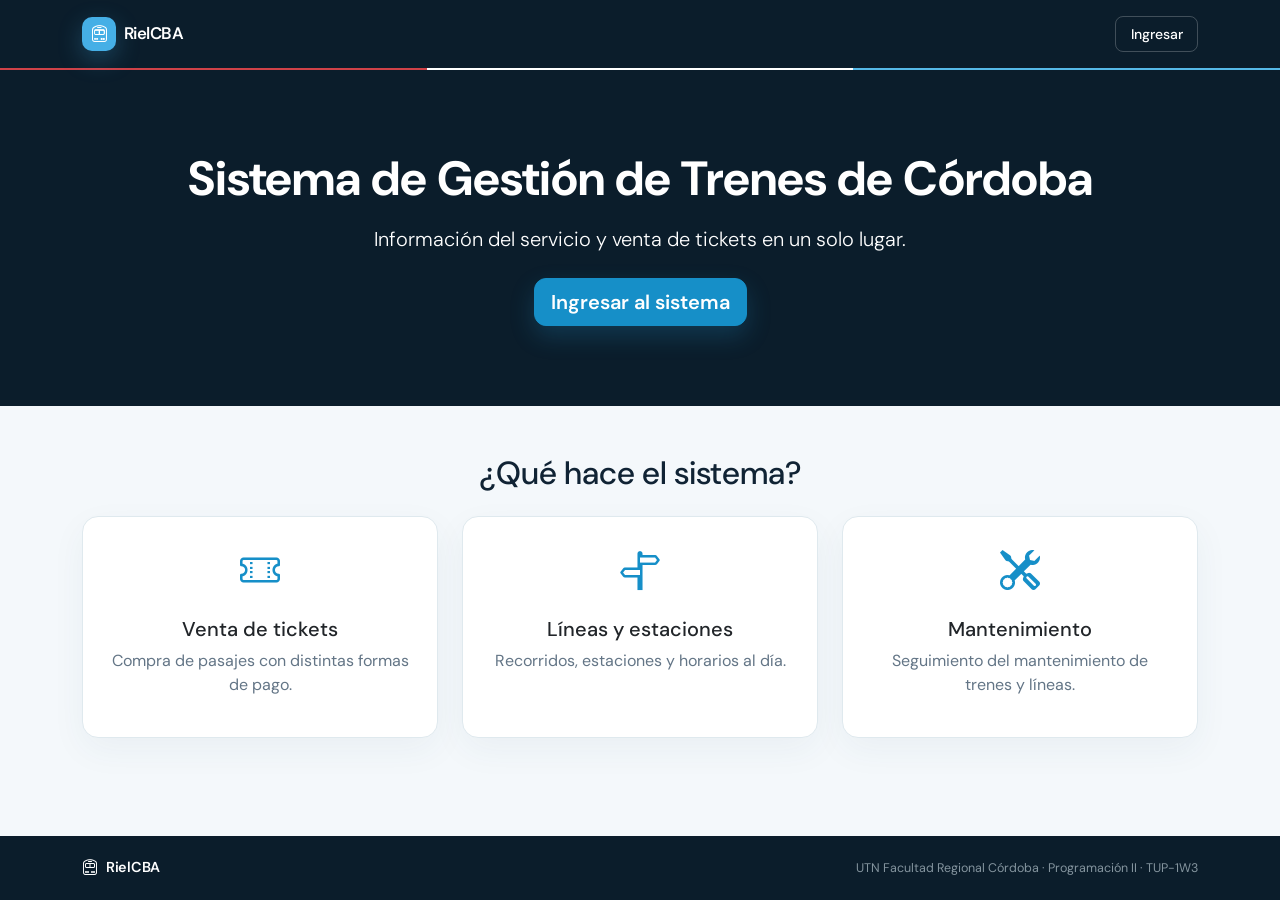
<file: Front/index.html>
<!DOCTYPE html>
<html lang="es">
<head>
    <meta charset="UTF-8">
    <meta name="viewport" content="width=device-width, initial-scale=1">
    <title>RielCBA</title>
    <link href="https://cdn.jsdelivr.net/npm/bootstrap@5.3.3/dist/css/bootstrap.min.css" rel="stylesheet">
    <link href="https://cdn.jsdelivr.net/npm/bootstrap-icons@1.11.3/font/bootstrap-icons.min.css" rel="stylesheet">
    <link href="css/estilos.css" rel="stylesheet">
    <link href="css/riel.css" rel="stylesheet">
</head>
<body class="d-flex flex-column min-vh-100">
    <header class="riel-header sticky-top">
      <nav class="navbar navbar-dark riel-navbar">
        <div class="container riel-container">
          <a class="navbar-brand d-flex align-items-center gap-2" href="index.html">
            <span class="riel-brand-badge" aria-hidden="true">
              <i class="bi bi-train-front"></i>
            </span>
            <span class="riel-brand-name">RielCBA</span>
          </a>
          <a href="pages/login.html" class="btn riel-btn-logout btn-sm">Ingresar</a>
        </div>
      </nav>
      <div class="riel-tricolor" aria-hidden="true"></div>
    </header>

    <main class="flex-grow-1">
    <!-- portada -->
    <div class="portada text-center">
        <div class="container">
            <h1 class="display-5 fw-bold">Sistema de Gestión de Trenes de Córdoba</h1>
            <p class="lead mt-3 mb-4">Información del servicio y venta de tickets en un solo lugar.</p>
            <a href="pages/login.html" class="btn btn-primary btn-lg">Ingresar al sistema</a>
        </div>
    </div>

    <!-- que hace el sistema -->
    <div class="container py-5">
        <h2 class="text-center mb-4">¿Qué hace el sistema?</h2>
        <div class="row g-4">
            <div class="col-md-4">
                <div class="card h-100 text-center p-4">
                    <i class="bi bi-ticket-perforated fs-1 text-primary"></i>
                    <h5 class="mt-3">Venta de tickets</h5>
                    <p class="text-muted">Compra de pasajes con distintas formas de pago.</p>
                </div>
            </div>
            <div class="col-md-4">
                <div class="card h-100 text-center p-4">
                    <i class="bi bi-signpost-split fs-1 text-primary"></i>
                    <h5 class="mt-3">Líneas y estaciones</h5>
                    <p class="text-muted">Recorridos, estaciones y horarios al día.</p>
                </div>
            </div>
            <div class="col-md-4">
                <div class="card h-100 text-center p-4">
                    <i class="bi bi-tools fs-1 text-primary"></i>
                    <h5 class="mt-3">Mantenimiento</h5>
                    <p class="text-muted">Seguimiento del mantenimiento de trenes y líneas.</p>
                </div>
            </div>
        </div>
    </div>
    </main>
    <footer class="riel-footer">
      <div class="container riel-container d-flex flex-column flex-sm-row justify-content-between align-items-center gap-2">
        <div class="d-flex align-items-center gap-2">
          <i class="bi bi-train-front text-white"></i>
          <span class="riel-footer-brand">RielCBA</span>
        </div>
        <small class="riel-footer-meta">
          UTN Facultad Regional Córdoba · Programación II · TUP-1W3
        </small>
      </div>
    </footer>

    <script src="https://cdn.jsdelivr.net/npm/bootstrap@5.3.3/dist/js/bootstrap.bundle.min.js"></script>
</body>
</html>
</file>
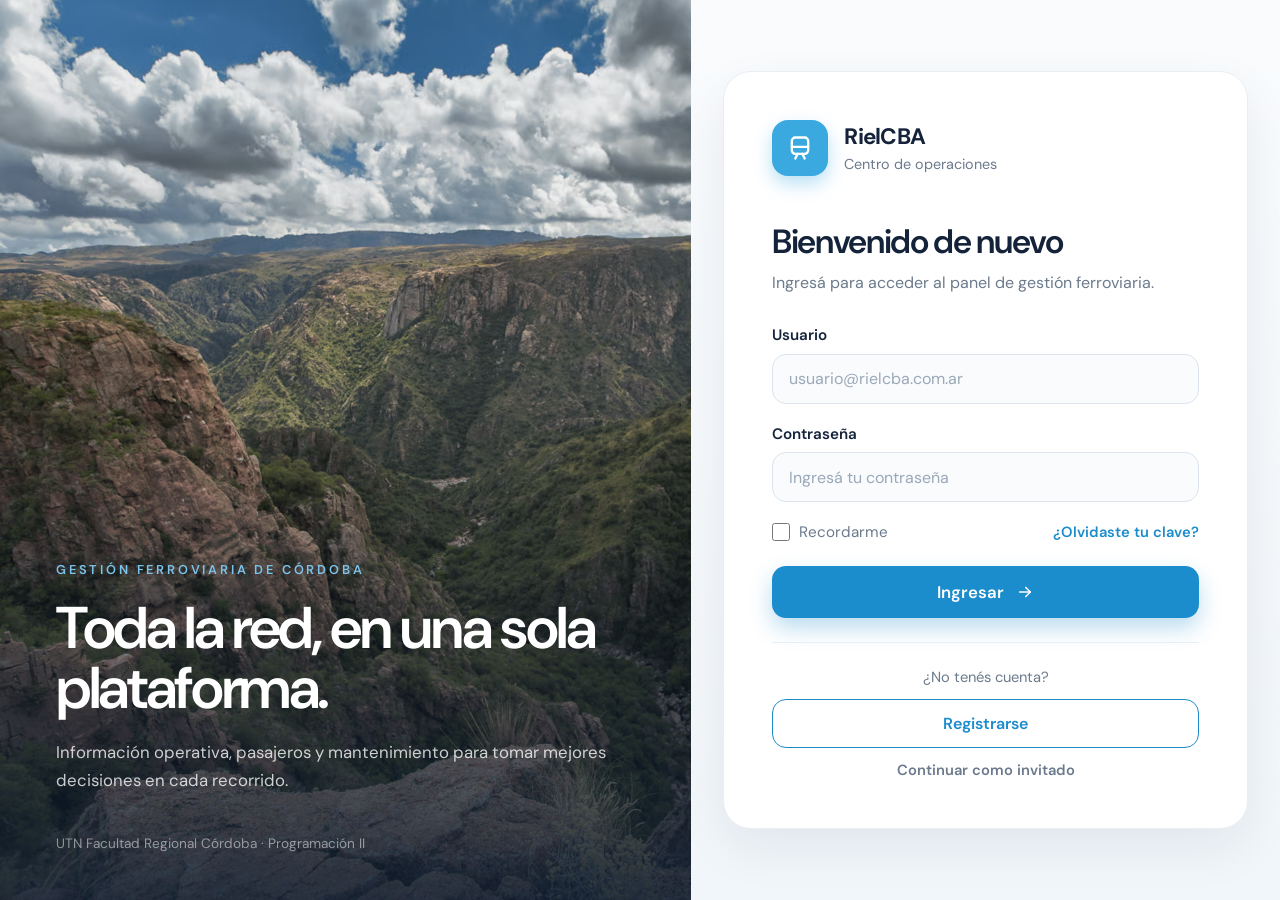
<file: Front/pages/acerca.html>
<!DOCTYPE html>
<html lang="es">
<head>
  <meta charset="UTF-8">
  <meta name="viewport" content="width=device-width, initial-scale=1.0">
  <title>Acerca de · RielCBA</title>
  <link rel="preconnect" href="https://fonts.googleapis.com">
  <link rel="preconnect" href="https://fonts.gstatic.com" crossorigin>
  <link href="https://fonts.googleapis.com/css2?family=DM+Sans:wght@400;500;600;700&display=swap" rel="stylesheet">
  <link rel="stylesheet" href="https://cdn.jsdelivr.net/npm/bootstrap@5.3.8/dist/css/bootstrap.min.css" integrity="sha384-sRIl4kxILFvY47J16cr9ZwB07vP4J8+LH7qKQnuqkuIAvNWLzeN8tE5YBujZqJLB" crossorigin="anonymous">
  <link rel="stylesheet" href="https://cdn.jsdelivr.net/npm/bootstrap-icons@1.13.2/font/bootstrap-icons.min.css">
  <link rel="stylesheet" href="../css/estilos.css">
  <link rel="stylesheet" href="../css/riel.css">
    <script src="../js/auth.js"></script>
</head>
<body class="d-flex flex-column min-vh-100">

  <header class="riel-header sticky-top">
    <nav class="navbar navbar-expand-lg navbar-dark riel-navbar">
      <div class="container riel-container">
        <a class="navbar-brand d-flex align-items-center gap-2" href="dashboard.html">
          <span class="riel-brand-badge" aria-hidden="true">
            <i class="bi bi-train-front"></i>
          </span>
          <span class="riel-brand-name">RielCBA</span>
        </a>

        <button class="navbar-toggler" type="button" data-bs-toggle="collapse" data-bs-target="#menu" aria-controls="menu" aria-expanded="false" aria-label="Abrir navegación">
          <span class="navbar-toggler-icon"></span>
        </button>

        <div class="collapse navbar-collapse" id="menu">
          <ul class="navbar-nav mx-auto gap-lg-2">
            <li class="nav-item"><a class="nav-link" href="dashboard.html">Dashboard</a></li>
            <li class="nav-item"><a class="nav-link" href="lineas.html">Líneas</a></li>
            <li class="nav-item"><a class="nav-link" href="tickets.html">Tickets</a></li>
            <li class="nav-item"><a class="nav-link" href="soporte.html">Mantenimiento</a></li>
            <li class="nav-item"><a class="nav-link active" aria-current="page" href="acerca.html">Acerca de</a></li>
          </ul>

          <div class="d-flex align-items-center gap-3 mt-3 mt-lg-0">
            <span class="riel-status d-none d-xl-inline-flex align-items-center gap-2">
              <span class="riel-status-dot"></span>
              Sistema operativo
            </span>
            <a href="login.html" class="btn riel-btn-logout btn-sm">Cerrar sesión</a>
          </div>
        </div>
      </div>
    </nav>
    <div class="riel-tricolor" aria-hidden="true"></div>
  </header>

  <main class="flex-grow-1">
    <section class="riel-hero">
      <div class="container riel-container">
        <div class="riel-hero-content">
          <span class="riel-eyebrow">Trabajo Práctico Integrador</span>
          <h1 class="riel-hero-title">Tecnología con<br>destino Córdoba.</h1>
          <p class="riel-hero-subtitle mb-0">
            Creamos una herramienta para modernizar la red ferroviaria y acercar una mejor experiencia a cada pasajero.
          </p>
        </div>
      </div>
    </section>

    <section class="riel-team-section">
      <div class="container riel-container">
        <div class="row align-items-start g-4 mb-5">
          <div class="col-lg-5">
            <h2 class="riel-section-title mb-0">Un equipo, una misma vía.</h2>
          </div>
          <div class="col-lg-7">
            <p class="riel-section-desc mb-2">
              Somos estudiantes de la Tecnicatura Universitaria en Programación de la UTN FRC.
              Diseñamos RielCBA combinando tecnología, datos y una mirada centrada en las personas.
            </p>
            <p class="riel-course-meta mb-0">
              Docente: Ing. Oscar Botta · Programación II (TUP-1W3)
            </p>
          </div>
        </div>

        <div class="row row-cols-1 row-cols-sm-2 row-cols-md-3 g-3">
          <div class="col">
            <article class="riel-member-card h-100">
              <div class="d-flex justify-content-between align-items-start mb-4">
                <div class="riel-avatar" aria-hidden="true">IM</div>
                <i class="bi bi-arrow-up-right riel-card-icon" aria-hidden="true"></i>
              </div>
              <span class="riel-member-role">Backend &amp; Datos</span>
              <h3 class="riel-member-name">Ignacio Meritano</h3>
              <p class="riel-member-id mb-0">Legajo 430086</p>
            </article>
          </div>

          <div class="col">
            <article class="riel-member-card h-100">
              <div class="d-flex justify-content-between align-items-start mb-4">
                <div class="riel-avatar" aria-hidden="true">BL</div>
                <i class="bi bi-arrow-up-right riel-card-icon" aria-hidden="true"></i>
              </div>
              <span class="riel-member-role">Frontend &amp; UI</span>
              <h3 class="riel-member-name">Brian Lonzari</h3>
              <p class="riel-member-id mb-0">Legajo 430489</p>
            </article>
          </div>

          <div class="col">
            <article class="riel-member-card h-100">
              <div class="d-flex justify-content-between align-items-start mb-4">
                <div class="riel-avatar" aria-hidden="true">MM</div>
                <i class="bi bi-arrow-up-right riel-card-icon" aria-hidden="true"></i>
              </div>
              <span class="riel-member-role">Frontend &amp; UI</span>
              <h3 class="riel-member-name">Marcos Murua</h3>
              <p class="riel-member-id mb-0">Legajo 421466</p>
            </article>
          </div>

          <div class="col">
            <article class="riel-member-card h-100">
              <div class="d-flex justify-content-between align-items-start mb-4">
                <div class="riel-avatar" aria-hidden="true">JD</div>
                <i class="bi bi-arrow-up-right riel-card-icon" aria-hidden="true"></i>
              </div>
              <span class="riel-member-role">Backend &amp; Datos</span>
              <h3 class="riel-member-name">Juan Dre</h3>
              <p class="riel-member-id mb-0">Legajo 430091</p>
            </article>
          </div>

          <div class="col">
            <article class="riel-member-card h-100">
              <div class="d-flex justify-content-between align-items-start mb-4">
                <div class="riel-avatar" aria-hidden="true">FB</div>
                <i class="bi bi-arrow-up-right riel-card-icon" aria-hidden="true"></i>
              </div>
              <span class="riel-member-role">Backend &amp; Datos</span>
              <h3 class="riel-member-name">Francisco Berrotaran</h3>
              <p class="riel-member-id mb-0">Legajo 430116</p>
            </article>
          </div>

          <div class="col">
            <article class="riel-member-card h-100">
              <div class="d-flex justify-content-between align-items-start mb-4">
                <div class="riel-avatar" aria-hidden="true">VC</div>
                <i class="bi bi-arrow-up-right riel-card-icon" aria-hidden="true"></i>
              </div>
              <span class="riel-member-role">Frontend &amp; UI</span>
              <h3 class="riel-member-name">Victorio Caccioppoli</h3>
              <p class="riel-member-id mb-0">Legajo 430089</p>
            </article>
          </div>
        </div>
      </div>
    </section>
  </main>
  <footer class="riel-footer">
    <div class="container riel-container d-flex flex-column flex-sm-row justify-content-between align-items-center gap-2">
      <div class="d-flex align-items-center gap-2">
        <i class="bi bi-train-front text-white"></i>
        <span class="riel-footer-brand">RielCBA</span>
      </div>
      <small class="riel-footer-meta">
        UTN Facultad Regional Córdoba · Programación II · TUP-1W3
      </small>
    </div>
  </footer>

  <script src="https://cdn.jsdelivr.net/npm/bootstrap@5.3.8/dist/js/bootstrap.bundle.min.js" crossorigin="anonymous"></script>
</body>
</html>
</file>
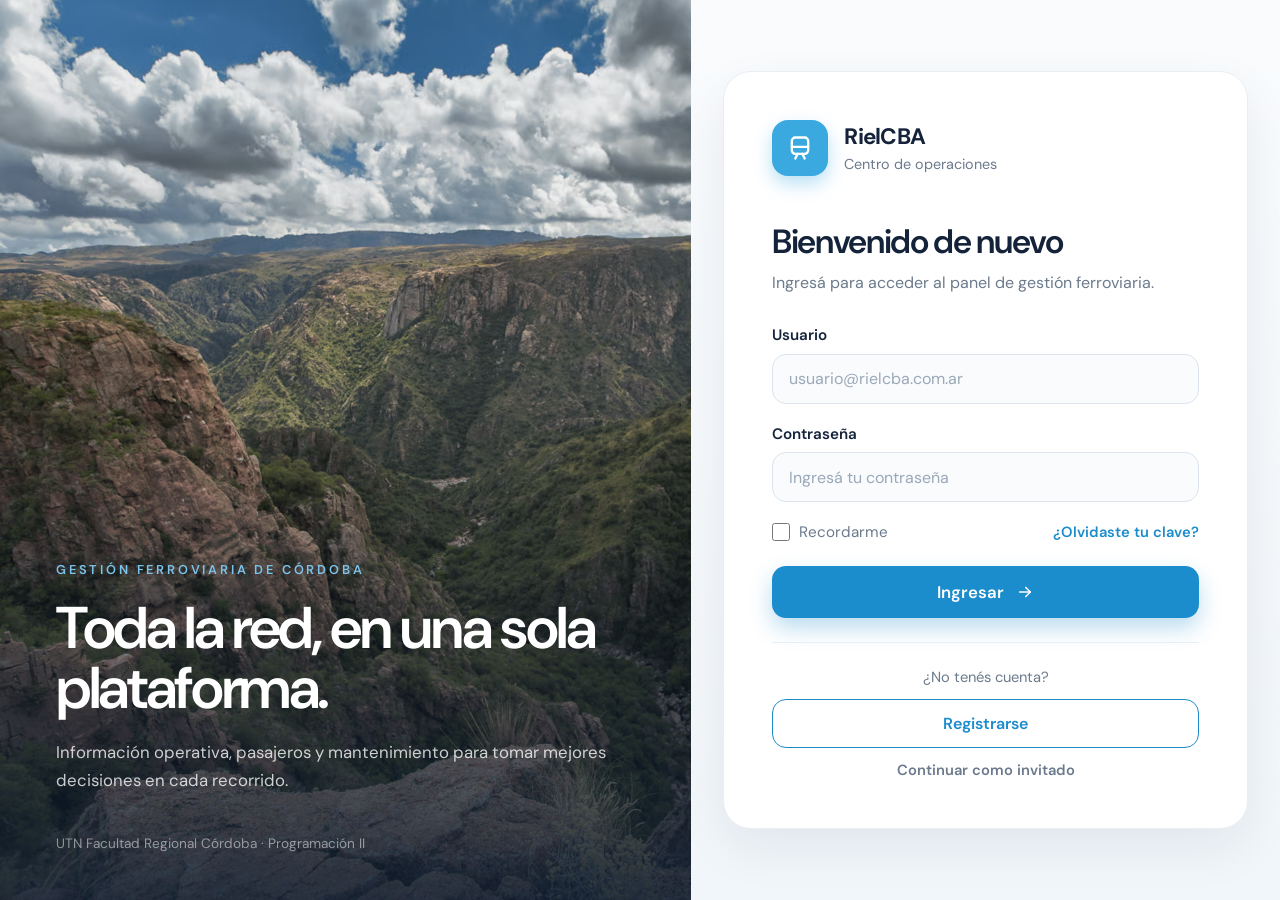
<file: Front/pages/dashboard.html>
<!DOCTYPE html>
<html lang="es">
<head>
    <meta charset="UTF-8">
    <meta name="viewport" content="width=device-width, initial-scale=1">
    <title>Dashboard - RielCBA</title>
    <link href="https://cdn.jsdelivr.net/npm/bootstrap@5.3.3/dist/css/bootstrap.min.css" rel="stylesheet">
    <link href="https://cdn.jsdelivr.net/npm/bootstrap-icons@1.11.3/font/bootstrap-icons.min.css" rel="stylesheet">
    <link href="../css/estilos.css" rel="stylesheet">
    <link href="../css/riel.css" rel="stylesheet" />
    <script src="../js/auth.js"></script>
</head>
<body class="d-flex flex-column min-vh-100">
    <header class="riel-header sticky-top">
      <nav class="navbar navbar-expand-lg navbar-dark riel-navbar">
        <div class="container riel-container">
          <a class="navbar-brand d-flex align-items-center gap-2" href="dashboard.html">
            <span class="riel-brand-badge" aria-hidden="true">
              <i class="bi bi-train-front"></i>
            </span>
            <span class="riel-brand-name">RielCBA</span>
          </a>

          <button
            class="navbar-toggler"
            type="button"
            data-bs-toggle="collapse"
            data-bs-target="#menu"
            aria-controls="menu"
            aria-expanded="false"
            aria-label="Abrir navegación"
          >
            <span class="navbar-toggler-icon"></span>
          </button>

          <div class="collapse navbar-collapse" id="menu">
            <ul class="navbar-nav mx-auto gap-lg-2">
              <li class="nav-item"><a class="nav-link active" aria-current="page" href="dashboard.html">Dashboard</a></li>
              <li class="nav-item"><a class="nav-link" href="lineas.html">Líneas</a></li>
              <li class="nav-item">
                <a class="nav-link" href="tickets.html">Tickets</a>
              </li>
              <li class="nav-item"><a class="nav-link" href="soporte.html">Mantenimiento</a></li>
              <li class="nav-item"><a class="nav-link" href="acerca.html">Acerca de</a></li>
            </ul>

            <div class="d-flex align-items-center gap-3 mt-3 mt-lg-0">
              <span class="riel-status d-none d-xl-inline-flex align-items-center gap-2">
                <span class="riel-status-dot"></span>
                Sistema operativo
              </span>
              <a href="login.html" class="btn riel-btn-logout btn-sm">Cerrar sesión</a>
            </div>
          </div>
        </div>
      </nav>
      <div class="riel-tricolor" aria-hidden="true"></div>
    </header>



    <main class="flex-grow-1">
<div class="container py-4">

        <!-- encabezado -->
        <div class="encabezado">
            <span class="eyebrow">Panel general</span>
            <h1 class="titulo-pagina">Dashboard</h1>
            <p class="descripcion">Una vista rápida del rendimiento de la red ferroviaria de Córdoba.</p>
        </div>

        <!-- numeros de arriba -->
        <div class="row g-3 mb-4">
            <div class="col-6 col-lg-3">
                <div class="card p-3 h-100">
                    <div class="d-flex justify-content-between align-items-start">
                        <span class="text-muted">Tickets vendidos</span>
                        <span class="icono-card"><i class="bi bi-ticket-perforated"></i></span>
                    </div>
                    <span class="numero">3.482</span>
                    <small class="tendencia">+12,4% este mes</small>
                </div>
            </div>
            <div class="col-6 col-lg-3">
                <div class="card p-3 h-100">
                    <div class="d-flex justify-content-between align-items-start">
                        <span class="text-muted">Recaudación</span>
                        <span class="icono-card"><i class="bi bi-currency-dollar"></i></span>
                    </div>
                    <span class="numero">$9,7 M</span>
                    <small class="tendencia">+8,1% este mes</small>
                </div>
            </div>
            <div class="col-6 col-lg-3">
                <div class="card p-3 h-100">
                    <div class="d-flex justify-content-between align-items-start">
                        <span class="text-muted">Clientes</span>
                        <span class="icono-card"><i class="bi bi-people"></i></span>
                    </div>
                    <span class="numero">1.209</span>
                    <small class="tendencia">+84 nuevos</small>
                </div>
            </div>
            <div class="col-6 col-lg-3">
                <div class="card p-3 h-100">
                    <div class="d-flex justify-content-between align-items-start">
                        <span class="text-muted">Trenes en mantenimiento</span>
                        <span class="icono-card"><i class="bi bi-wrench"></i></span>
                    </div>
                    <span class="numero">5</span>
                    <small class="tendencia">2 próximos a finalizar</small>
                </div>
            </div>
        </div>

        <div class="row g-3 mb-4">
            <!-- tickets por dia -->
            <div class="col-lg-7">
                <div class="card p-4 h-100">
                    <div class="d-flex justify-content-between align-items-start">
                        <div>
                            <h2 class="card-titulo">Tickets por día</h2>
                            <p class="card-subtitulo">Volumen de los últimos 7 días</p>
                        </div>
                        <span class="chip">Esta semana</span>
                    </div>

                    <div class="grafico-barras">
                        <div class="dia"><div class="pista"><div class="barra" style="height: 58%" title="410 tickets"></div></div><span class="etiqueta">Lun</span></div>
                        <div class="dia"><div class="pista"><div class="barra" style="height: 70%" title="495 tickets"></div></div><span class="etiqueta">Mar</span></div>
                        <div class="dia"><div class="pista"><div class="barra" style="height: 85%" title="602 tickets"></div></div><span class="etiqueta">Mié</span></div>
                        <div class="dia"><div class="pista"><div class="barra" style="height: 66%" title="468 tickets"></div></div><span class="etiqueta">Jue</span></div>
                        <div class="dia"><div class="pista"><div class="barra destacada" style="height: 100%" title="708 tickets"></div></div><span class="etiqueta">Vie</span></div>
                        <div class="dia"><div class="pista"><div class="barra" style="height: 78%" title="551 tickets"></div></div><span class="etiqueta">Sáb</span></div>
                        <div class="dia"><div class="pista"><div class="barra" style="height: 63%" title="448 tickets"></div></div><span class="etiqueta">Dom</span></div>
                    </div>
                </div>
            </div>

            <!-- ventas por linea -->
            <div class="col-lg-5">
                <div class="card p-4 h-100">
                    <div class="d-flex justify-content-between align-items-start mb-4">
                        <div>
                            <h2 class="card-titulo">Ventas por línea</h2>
                            <p class="card-subtitulo">Participación sobre ventas totales</p>
                        </div>
                        <span class="chip">Este mes</span>
                    </div>

                    <div class="linea-venta">
                        <div class="d-flex justify-content-between">
                            <span class="nombre"><span class="punto-color color-1"></span> Tren de las Sierras</span>
                            <span class="porcentaje">47%</span>
                        </div>
                        <div class="progress"><div class="progress-bar color-1" style="width: 47%"></div></div>
                    </div>

                    <div class="linea-venta">
                        <div class="d-flex justify-content-between">
                            <span class="nombre"><span class="punto-color color-2"></span> Tren Metropolitano</span>
                            <span class="porcentaje">28%</span>
                        </div>
                        <div class="progress"><div class="progress-bar color-2" style="width: 28%"></div></div>
                    </div>

                    <div class="linea-venta">
                        <div class="d-flex justify-content-between">
                            <span class="nombre"><span class="punto-color color-3"></span> Ramal La Calera</span>
                            <span class="porcentaje">16%</span>
                        </div>
                        <div class="progress"><div class="progress-bar color-3" style="width: 16%"></div></div>
                    </div>

                    <div class="linea-venta">
                        <div class="d-flex justify-content-between">
                            <span class="nombre"><span class="punto-color color-4"></span> Ramal Río Ceballos</span>
                            <span class="porcentaje">9%</span>
                        </div>
                        <div class="progress"><div class="progress-bar color-4" style="width: 9%"></div></div>
                    </div>
                </div>
            </div>
        </div>

        <!-- ultimos tickets -->
        <div class="card p-4">
            <div class="d-flex justify-content-between align-items-start mb-3">
                <div>
                    <h2 class="card-titulo">Últimos tickets</h2>
                    <p class="card-subtitulo">Las ventas más recientes de la red</p>
                </div>
                <a href="tickets.html" class="link-riel">Ver todos <i class="bi bi-arrow-right"></i></a>
            </div>
            <div class="table-responsive">
                <table class="table table-hover align-middle">
                    <thead>
                        <tr><th>Nº</th><th>Cliente</th><th class="text-end">Total</th><th>Estado</th></tr>
                    </thead>
                    <tbody>
                        <tr><td class="nro-ticket">#482</td><td>Lucía Fernández</td><td class="text-end">$3.200</td><td><span class="badge text-bg-success">Pagado</span></td></tr>
                        <tr><td class="nro-ticket">#481</td><td>Martín Gómez</td><td class="text-end">$1.100</td><td><span class="badge text-bg-success">Pagado</span></td></tr>
                        <tr><td class="nro-ticket">#480</td><td>Sofía Ramírez</td><td class="text-end">$2.800</td><td><span class="badge text-bg-warning">Pendiente</span></td></tr>
                        <tr><td class="nro-ticket">#479</td><td>Joaquín Pérez</td><td class="text-end">$2.100</td><td><span class="badge text-bg-danger">Anulado</span></td></tr>
                    </tbody>
                </table>
            </div>
        </div>
    </div>
    </main>
    <footer class="riel-footer">
      <div class="container riel-container d-flex flex-column flex-sm-row justify-content-between align-items-center gap-2">
        <div class="d-flex align-items-center gap-2">
          <i class="bi bi-train-front text-white"></i>
          <span class="riel-footer-brand">RielCBA</span>
        </div>
        <small class="riel-footer-meta">
          UTN Facultad Regional Córdoba · Programación II · TUP-1W3
        </small>
      </div>
    </footer>

    <script src="../js/dashboard.js"></script>
    <script src="https://cdn.jsdelivr.net/npm/bootstrap@5.3.3/dist/js/bootstrap.bundle.min.js"></script>
</body>
</html>
</file>
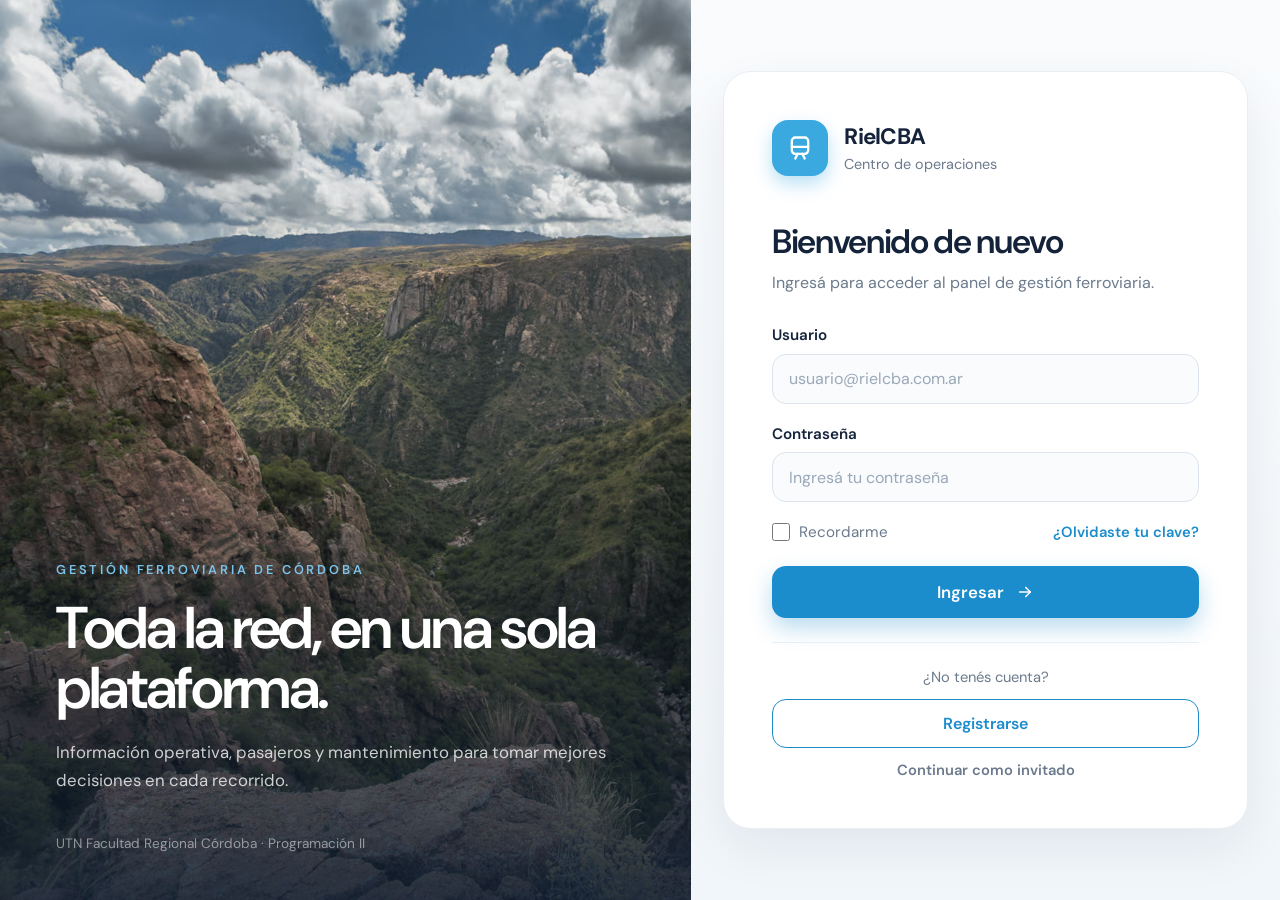
<file: Front/pages/lineas.html>
<!doctype html>
<html lang="es">
  <head>
    <meta charset="UTF-8" />
    <meta name="viewport" content="width=device-width, initial-scale=1" />
    <title>Líneas - RielCBA</title>
    <link
      href="https://cdn.jsdelivr.net/npm/bootstrap@5.3.3/dist/css/bootstrap.min.css"
      rel="stylesheet"
    />
    <link
      href="https://cdn.jsdelivr.net/npm/bootstrap-icons@1.11.3/font/bootstrap-icons.min.css"
      rel="stylesheet"
    />
    <link href="../css/estilos.css" rel="stylesheet" />
    <link href="../css/riel.css" rel="stylesheet" />
      <script src="../js/auth.js"></script>
</head>
  <body class="d-flex flex-column min-vh-100">
    <header class="riel-header sticky-top">
      <nav class="navbar navbar-expand-lg navbar-dark riel-navbar">
        <div class="container riel-container">
          <a class="navbar-brand d-flex align-items-center gap-2" href="dashboard.html">
            <span class="riel-brand-badge" aria-hidden="true">
              <i class="bi bi-train-front"></i>
            </span>
            <span class="riel-brand-name">RielCBA</span>
          </a>

          <button
            class="navbar-toggler"
            type="button"
            data-bs-toggle="collapse"
            data-bs-target="#menu"
            aria-controls="menu"
            aria-expanded="false"
            aria-label="Abrir navegación"
          >
            <span class="navbar-toggler-icon"></span>
          </button>

          <div class="collapse navbar-collapse" id="menu">
            <ul class="navbar-nav mx-auto gap-lg-2">
              <li class="nav-item"><a class="nav-link" href="dashboard.html">Dashboard</a></li>
              <li class="nav-item"><a class="nav-link active" aria-current="page" href="lineas.html">Líneas</a></li>
              <li class="nav-item">
                <a class="nav-link" href="tickets.html">Tickets</a>
              </li>
              <li class="nav-item"><a class="nav-link" href="soporte.html">Mantenimiento</a></li>
              <li class="nav-item"><a class="nav-link" href="acerca.html">Acerca de</a></li>
            </ul>

            <div class="d-flex align-items-center gap-3 mt-3 mt-lg-0">
              <span class="riel-status d-none d-xl-inline-flex align-items-center gap-2">
                <span class="riel-status-dot"></span>
                Sistema operativo
              </span>
              <a href="login.html" class="btn riel-btn-logout btn-sm">Cerrar sesión</a>
            </div>
          </div>
        </div>
      </nav>
      <div class="riel-tricolor" aria-hidden="true"></div>
    </header>



    <main class="flex-grow-1">
<div class="container py-4">
      <!-- encabezado -->
      <div class="encabezado">
        <span class="eyebrow">Operación ferroviaria</span>
        <h1 class="titulo-pagina">Líneas y choferes</h1>
        <p class="descripcion">
          Consultá recorridos, trenes y el personal asignado a cada línea de la
          red.
        </p>
      </div>

      <!-- pestañas -->
      <div class="pestanias mb-4">
        <button type="button" class="pestania activa" data-panel="panelLineas">
          <i class="bi bi-signpost-split"></i> Líneas
        </button>
        <button type="button" class="pestania" data-panel="panelChoferes">
          <i class="bi bi-person-badge"></i> Choferes
        </button>
      </div>

      <!-- ===== PANEL LÍNEAS ===== -->
      <section id="panelLineas">
        <div class="card p-3">
          <form id="formBuscar" class="row g-2 form-buscar">
            <div class="col">
              <div class="campo-icono">
                <i class="bi bi-search"></i>
                <input
                  type="number"
                  id="nroLinea"
                  class="form-control"
                  min="1"
                  step="1"
                  placeholder="Buscar por número de línea"
                  required
                  autofocus
                />
              </div>
            </div>
            <div class="col-12 col-md-auto">
              <button type="submit" id="btnBuscar" class="btn btn-primary w-100 px-4">
                <i class="bi bi-search"></i> Buscar
              </button>
            </div>
          </form>
        </div>

        <!-- mensajes (error / sin resultados) -->
        <div id="mensaje" class="alert d-none mt-4" role="alert"></div>

        <!-- antes de buscar -->
        <div id="vacioLineas" class="estado-vacio mt-4">
          <i class="bi bi-train-front"></i>
          <p class="mb-1 fw-semibold">Buscá una línea para ver sus trenes</p>
          <small class="text-muted">Ingresá el número de línea y tocá Buscar.</small>
        </div>

        <!-- resultados -->
        <div id="resultados" class="d-none mb-5">
          <div class="barra-resultados">
            <p class="mb-0">
              <strong id="cantTrenes">0</strong> trenes encontrados
            </p>
            <span id="infoLinea"></span>
          </div>
          <div id="tarjetasTrenes" class="row g-3"></div>
        </div>
      </section>

      <!-- ===== PANEL CHOFERES ===== -->
      <section id="panelChoferes" class="d-none">
        <div class="card p-3">
          <form id="formChoferes" class="row g-2 form-buscar">
            <div class="col-md">
              <div class="campo-icono">
                <i class="bi bi-search"></i>
                <input
                  type="text"
                  id="nombreChofer"
                  class="form-control"
                  placeholder="Buscar por nombre de chofer"
                />
              </div>
            </div>
            <div class="col-md-3">
              <select id="cargaChofer" class="form-select">
                <option value="">Toda la carga horaria</option>
                <option value="Por encima del promedio">
                  Por encima del promedio
                </option>
                <option value="En el promedio">En el promedio</option>
              </select>
            </div>
            <div class="col-12 col-md-auto">
              <button type="submit" class="btn btn-primary w-100 px-4">
                <i class="bi bi-search"></i> Buscar
              </button>
            </div>
          </form>
        </div>

        <div id="mensajeChoferes" class="alert d-none mt-4" role="alert"></div>

        <div id="resultadosChoferes" class="d-none mb-5">
          <div class="barra-resultados">
            <p class="mb-0">
              <strong id="cantChoferes">0</strong> choferes encontrados
            </p>
          </div>
          <div class="card overflow-hidden">
            <div class="table-responsive">
              <table class="table table-hover align-middle tabla-choferes">
                <thead>
                  <tr>
                    <th>Chofer</th>
                    <th>Barrio</th>
                    <th>Teléfono</th>
                    <th class="text-end">Viajes</th>
                    <th class="text-end">Trenes</th>
                    <th class="text-end">Minutos</th>
                    <th>Carga horaria</th>
                  </tr>
                </thead>
                <tbody id="tablaChoferes"></tbody>
              </table>
            </div>
          </div>
        </div>
      </section>
    </div>
    </main>
    <footer class="riel-footer">
      <div class="container riel-container d-flex flex-column flex-sm-row justify-content-between align-items-center gap-2">
        <div class="d-flex align-items-center gap-2">
          <i class="bi bi-train-front text-white"></i>
          <span class="riel-footer-brand">RielCBA</span>
        </div>
        <small class="riel-footer-meta">
          UTN Facultad Regional Córdoba · Programación II · TUP-1W3
        </small>
      </div>
    </footer>


    <script src="https://cdn.jsdelivr.net/npm/bootstrap@5.3.3/dist/js/bootstrap.bundle.min.js"></script>
    <script src="../js/api.js"></script>
    <script src="../js/lineas.js"></script>
  </body>
</html>
</file>
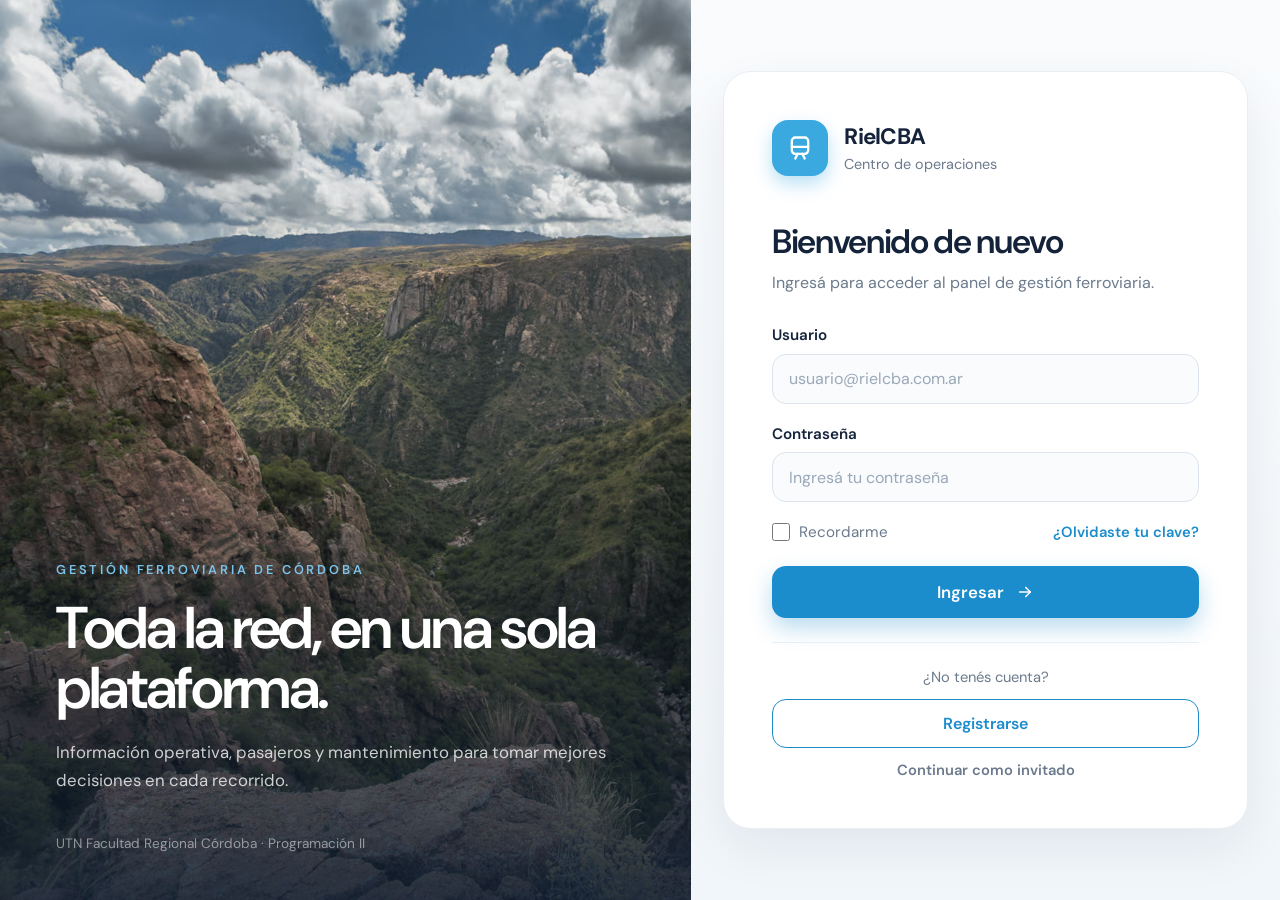
<file: Front/pages/login.html>
<!DOCTYPE html>
<html lang="es">
<head>
    <meta charset="UTF-8">
    <meta name="viewport" content="width=device-width, initial-scale=1.0">
    <title>Login | RielCBA</title>
    <link rel="preconnect" href="https://fonts.googleapis.com">
    <link rel="preconnect" href="https://fonts.gstatic.com" crossorigin>
    <link href="https://fonts.googleapis.com/css2?family=DM+Sans:wght@400;500;600;700&display=swap" rel="stylesheet">
    <link rel="stylesheet" href="../css/login.css">
</head>
<body>
    <main>
        <section class="login-izq">
            <div class="hero-text">
                <span class="span-gestion">Gestión ferroviaria de Córdoba</span>
                <h1>Toda la red, en una sola plataforma.</h1>
                <p>Información operativa, pasajeros y mantenimiento para tomar mejores decisiones en cada recorrido.</p>
            </div>
            <span class="utn-text">UTN Facultad Regional Córdoba · Programación II</span>
        </section>

        <section class="login-der">
            <form id="formLogin" novalidate>
                <div class="brand">
                    <div class="brand-icon">
                        <svg width="28" height="28" viewBox="0 0 24 24" fill="none" stroke="#fff" stroke-width="2" stroke-linecap="round" stroke-linejoin="round" aria-hidden="true">
                            <rect x="5" y="3" width="14" height="14" rx="3"></rect>
                            <path d="M5 11h14"></path>
                            <path d="M8 21l2-4"></path>
                            <path d="M16 21l-2-4"></path>
                        </svg>
                    </div>
                    <div class="brand-text">
                        <strong>RielCBA</strong>
                        <span>Centro de operaciones</span>
                    </div>
                </div>

                <div class="form-text">
                    <h1>Bienvenido de nuevo</h1>
                    <p>Ingresá para acceder al panel de gestión ferroviaria.</p>
                </div>

                <div class="field">
                    <label for="username">Usuario</label>
                    <input type="email" id="username" name="username" placeholder="usuario@rielcba.com.ar" autocomplete="username" required>
                </div>

                <div class="field">
                    <label for="password">Contraseña</label>
                    <input type="password" id="password" name="password" placeholder="Ingresá tu contraseña" autocomplete="current-password" required>
                </div>

                <div class="form-options">
                    <label class="remember">
                        <input type="checkbox" name="remember">
                        <span>Recordarme</span>
                    </label>
                    <a href="#" id="linkOlvide">¿Olvidaste tu clave?</a>
                </div>

                <button type="submit" id="btnLogin">
                    Ingresar
                    <svg width="18" height="18" viewBox="0 0 24 24" fill="none" stroke="currentColor" stroke-width="2.2" stroke-linecap="round" stroke-linejoin="round" aria-hidden="true">
                        <path d="M5 12h14"></path>
                        <path d="M13 6l6 6-6 6"></path>
                    </svg>
                </button>

                <p class="login-error" id="loginError" role="alert" hidden></p>

                <div class="registro-aparte">
                    <span>¿No tenés cuenta?</span>
                    <a href="register.html" class="btn-registro">Registrarse</a>
                    <a href="#" id="btnInvitado" class="link-invitado">Continuar como invitado</a>
                </div>
            </form>
        </section>
    </main>
    <!-- popup: olvidé mi contraseña -->
    <dialog id="modalOlvide" class="modal-olvide" aria-labelledby="tituloOlvide">
        <button type="button" class="modal-cerrar" id="cerrarOlvide" aria-label="Cerrar">&times;</button>
        <div class="modal-icono">
            <svg width="26" height="26" viewBox="0 0 24 24" fill="none" stroke="#fff" stroke-width="2" stroke-linecap="round" stroke-linejoin="round" aria-hidden="true">
                <rect x="4" y="11" width="16" height="10" rx="2"></rect>
                <path d="M8 11V7a4 4 0 0 1 8 0v4"></path>
            </svg>
        </div>
        <h2 id="tituloOlvide">¿Olvidaste tu contraseña?</h2>
        <p class="modal-texto">Contactate con alguno de los administradores de la aplicación:</p>
        <ul class="modal-admins">
            <li>Ignacio Meritano</li>
            <li>Brian Lonzari</li>
            <li>Marcos Murua</li>
            <li>Juan Dre</li>
            <li>Francisco Berrotaran</li>
            <li>Victorio Caccioppoli</li>
        </ul>
        <button type="button" class="modal-aceptar" id="aceptarOlvide">Entendido</button>
    </dialog>

    <script src="../js/api.js"></script>
    <script src="../js/auth.js"></script>
    <script src="../js/login.js"></script>
    <script src="../js/olvide-clave.js"></script>
    <script src="../js/invitado.js"></script>
</body>
</html>
</file>
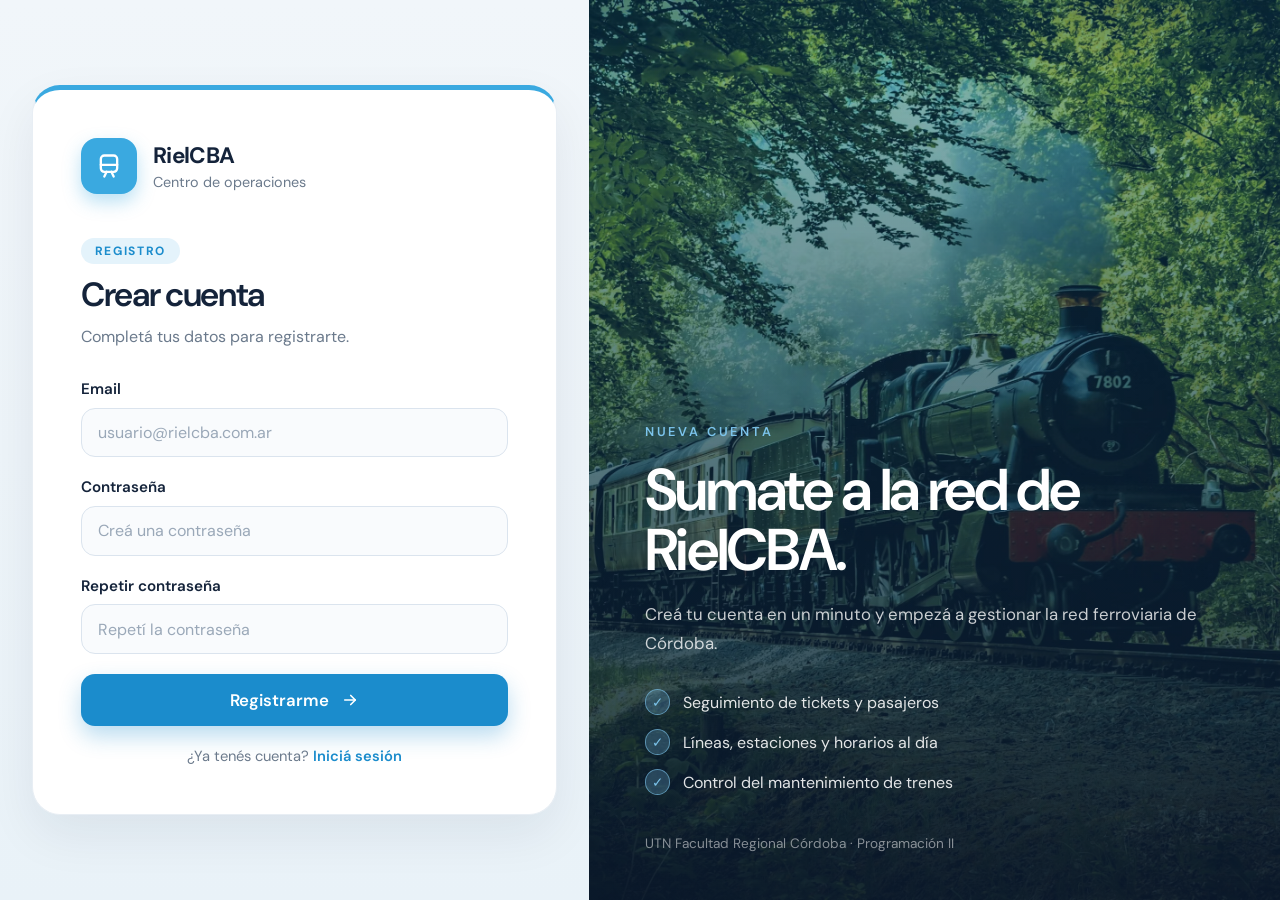
<file: Front/pages/register.html>
<!DOCTYPE html>
<html lang="es">
<head>
    <meta charset="UTF-8">
    <meta name="viewport" content="width=device-width, initial-scale=1.0">
    <title>Registro | RielCBA</title>
    <link rel="preconnect" href="https://fonts.googleapis.com">
    <link rel="preconnect" href="https://fonts.gstatic.com" crossorigin>
    <link href="https://fonts.googleapis.com/css2?family=DM+Sans:wght@400;500;600;700&display=swap" rel="stylesheet">
    <link rel="stylesheet" href="../css/login.css">
</head>
<body class="registro">
    <main>
        <section class="login-izq">
            <div class="hero-text">
                <span class="span-gestion">Nueva cuenta</span>
                <h1>Sumate a la red de RielCBA.</h1>
                <p>Creá tu cuenta en un minuto y empezá a gestionar la red ferroviaria de Córdoba.</p>
                <ul class="beneficios">
                    <li><span class="tilde">&#10003;</span> Seguimiento de tickets y pasajeros</li>
                    <li><span class="tilde">&#10003;</span> Líneas, estaciones y horarios al día</li>
                    <li><span class="tilde">&#10003;</span> Control del mantenimiento de trenes</li>
                </ul>
            </div>
            <span class="utn-text">UTN Facultad Regional Córdoba · Programación II</span>
        </section>

        <section class="login-der">
            <form id="formRegister" novalidate>
                <div class="brand">
                    <div class="brand-icon">
                        <svg width="28" height="28" viewBox="0 0 24 24" fill="none" stroke="#fff" stroke-width="2" stroke-linecap="round" stroke-linejoin="round" aria-hidden="true">
                            <rect x="5" y="3" width="14" height="14" rx="3"></rect>
                            <path d="M5 11h14"></path>
                            <path d="M8 21l2-4"></path>
                            <path d="M16 21l-2-4"></path>
                        </svg>
                    </div>
                    <div class="brand-text">
                        <strong>RielCBA</strong>
                        <span>Centro de operaciones</span>
                    </div>
                </div>

                <div class="form-text">
                    <span class="etiqueta-registro">Registro</span>
                    <h1>Crear cuenta</h1>
                    <p>Completá tus datos para registrarte.</p>
                </div>

                <div class="field">
                    <label for="email">Email</label>
                    <input type="email" id="email" name="email" placeholder="usuario@rielcba.com.ar" autocomplete="username" required>
                </div>

                <div class="field">
                    <label for="password">Contraseña</label>
                    <input type="password" id="password" name="password" placeholder="Creá una contraseña" autocomplete="new-password" required>
                </div>

                <div class="field">
                    <label for="password2">Repetir contraseña</label>
                    <input type="password" id="password2" name="password2" placeholder="Repetí la contraseña" autocomplete="new-password" required>
                </div>

                <button type="submit" id="btnRegister">
                    Registrarme
                    <svg width="18" height="18" viewBox="0 0 24 24" fill="none" stroke="currentColor" stroke-width="2.2" stroke-linecap="round" stroke-linejoin="round" aria-hidden="true">
                        <path d="M5 12h14"></path>
                        <path d="M13 6l6 6-6 6"></path>
                    </svg>
                </button>

                <p class="login-error" id="registerError" role="alert" hidden></p>
                <p class="login-ok" id="registerOk" role="status" hidden></p>

                <p class="registro-link">¿Ya tenés cuenta? <a href="login.html">Iniciá sesión</a></p>
            </form>
        </section>
    </main>
    <script src="../js/api.js"></script>
    <script src="../js/register.js"></script>
</body>
</html>
</file>
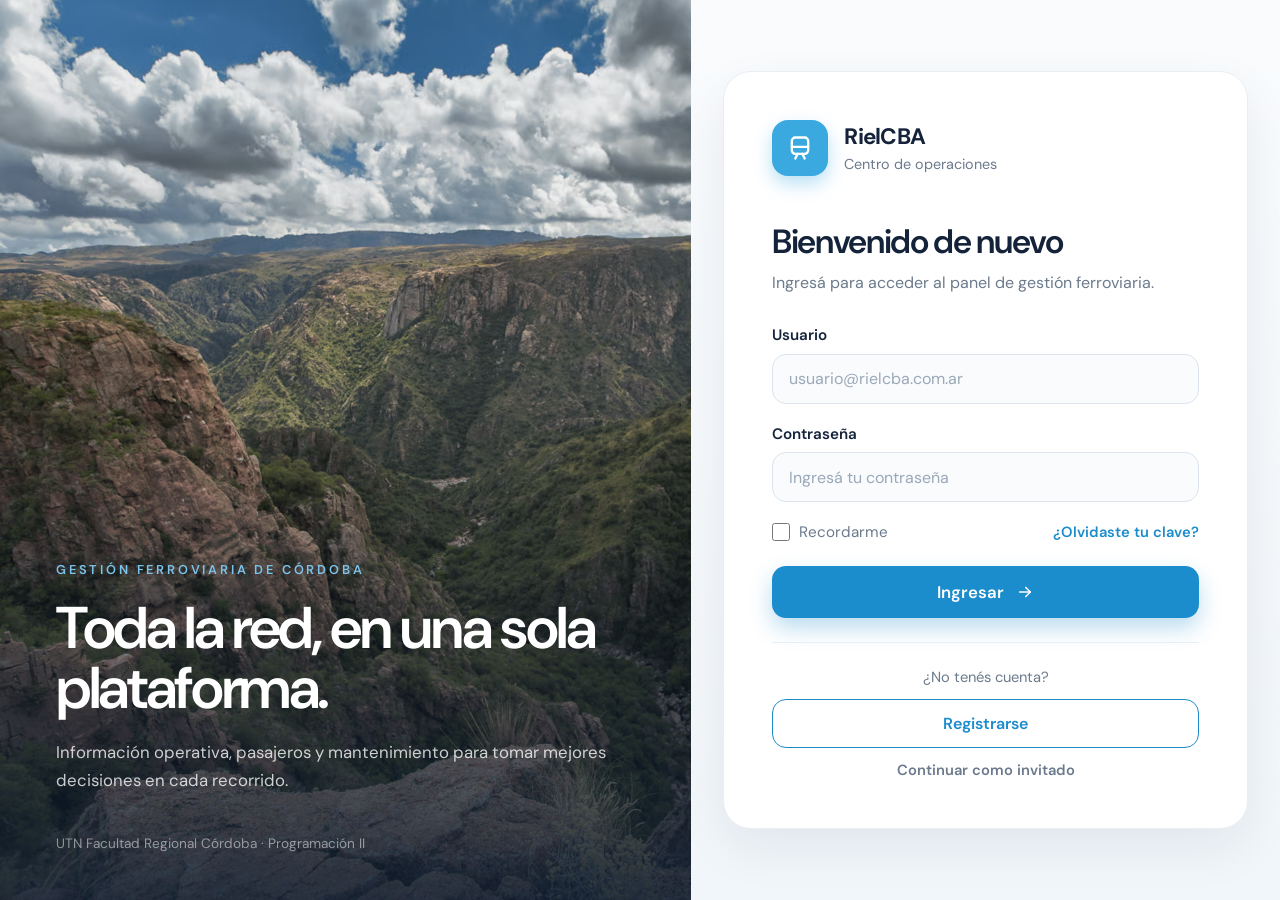
<file: Front/pages/soporte.html>
<!DOCTYPE html>
<html lang="es">
<head>
    <meta charset="UTF-8">
    <meta name="viewport" content="width=device-width, initial-scale=1">
    <title>Mantenimiento - RielCBA</title>
    <link href="https://cdn.jsdelivr.net/npm/bootstrap@5.3.3/dist/css/bootstrap.min.css" rel="stylesheet">
    <link href="https://cdn.jsdelivr.net/npm/bootstrap-icons@1.11.3/font/bootstrap-icons.min.css" rel="stylesheet">
    <link href="../css/estilos.css" rel="stylesheet">
    <link href="../css/riel.css" rel="stylesheet">
    <script src="../js/auth.js"></script>
</head>
<body class="d-flex flex-column min-vh-100">
    <header class="riel-header sticky-top">
      <nav class="navbar navbar-expand-lg navbar-dark riel-navbar">
        <div class="container riel-container">
          <a class="navbar-brand d-flex align-items-center gap-2" href="dashboard.html">
            <span class="riel-brand-badge" aria-hidden="true">
              <i class="bi bi-train-front"></i>
            </span>
            <span class="riel-brand-name">RielCBA</span>
          </a>

          <button
            class="navbar-toggler"
            type="button"
            data-bs-toggle="collapse"
            data-bs-target="#menu"
            aria-controls="menu"
            aria-expanded="false"
            aria-label="Abrir navegación"
          >
            <span class="navbar-toggler-icon"></span>
          </button>

          <div class="collapse navbar-collapse" id="menu">
            <ul class="navbar-nav mx-auto gap-lg-2">
              <li class="nav-item"><a class="nav-link" href="dashboard.html">Dashboard</a></li>
              <li class="nav-item"><a class="nav-link" href="lineas.html">Líneas</a></li>
              <li class="nav-item"><a class="nav-link" href="tickets.html">Tickets</a></li>
              <li class="nav-item"><a class="nav-link active" aria-current="page" href="soporte.html">Mantenimiento</a></li>
              <li class="nav-item"><a class="nav-link" href="acerca.html">Acerca de</a></li>
            </ul>

            <div class="d-flex align-items-center gap-3 mt-3 mt-lg-0">
              <span class="riel-status d-none d-xl-inline-flex align-items-center gap-2">
                <span class="riel-status-dot"></span>
                Sistema operativo
              </span>
              <a href="login.html" class="btn riel-btn-logout btn-sm">Cerrar sesión</a>
            </div>
          </div>
        </div>
      </nav>
      <div class="riel-tricolor" aria-hidden="true"></div>
    </header>

    <main class="flex-grow-1 py-5">
      <section class="container riel-container mb-5">
        <div class="d-flex flex-column flex-md-row justify-content-between align-items-md-end gap-3 mb-4">
          <div>
            <span class="riel-page-eyebrow">Gestión operativa</span>
            <h1 class="riel-page-title mb-2">Mantenimiento</h1>
            <p class="riel-page-subtitle mb-0">
              Registrá los mantenimientos de los trenes, cerralos cuando terminen y consultá el historial completo.
            </p>
          </div>
          <div class="d-flex flex-wrap gap-2" data-solo-registrados>
            <button type="button" class="btn riel-btn-secondary" data-bs-toggle="modal" data-bs-target="#modalCerrarMant">
              <i class="bi bi-check2-circle"></i>
              <span>Finalizar mantenimiento</span>
            </button>
            <button type="button" class="btn riel-btn-primary" data-bs-toggle="modal" data-bs-target="#modalMant">
              <i class="bi bi-plus-lg"></i>
              <span>Nuevo mantenimiento</span>
            </button>
          </div>
        </div>

        <!-- Barra de búsqueda y filtros -->
        <div class="riel-filter-card mb-4">
          <div class="row g-2 align-items-center">
            <div class="col-12 col-lg">
              <div class="riel-input-icon">
                <i class="bi bi-search" aria-hidden="true"></i>
                <input
                  type="text"
                  class="form-control riel-control"
                  id="buscarMant"
                  placeholder="Buscar por tren, tipo o responsable"
                  aria-label="Buscar mantenimientos por tren, tipo o responsable"
                />
              </div>
            </div>
            <div class="col-12 col-sm-7 col-lg-3">
              <select class="form-select riel-control" id="filtroTipoMant" aria-label="Filtrar por tipo de mantenimiento">
                <option value="">Todos los tipos</option>
              </select>
            </div>
            <div class="col-12 col-sm-5 col-lg-auto">
              <button type="button" class="btn riel-btn-primary w-100 px-4" id="btnBuscarMant">
                <i class="bi bi-search"></i>
                <span>Buscar</span>
              </button>
            </div>
          </div>
        </div>
        <div id="mensajeMant" class="alert d-none mb-3" role="alert"></div>

        <div class="d-flex justify-content-between align-items-center mb-2 px-1">
          <p class="riel-results-count mb-0" id="contadorMant">
            <strong>0</strong> mantenimientos encontrados
          </p>
          <button type="button" class="btn btn-link riel-link-action p-0" id="btnRecargarMant">
            Actualizar listado
          </button>
        </div>
        <div class="riel-table-card">
          <div class="table-responsive">
            <table class="table riel-table align-middle mb-0">
              <thead>
                <tr>
                  <th>Fecha</th>
                  <th>Tipo de mantenimiento</th>
                  <th>Unidad</th>
                  <th>Responsable</th>
                </tr>
              </thead>
              <tbody id="tablaMant"></tbody>
            </table>
          </div>
        </div>
      </section>
    </main>

    <footer class="riel-footer">
      <div class="container riel-container d-flex flex-column flex-sm-row justify-content-between align-items-center gap-2">
        <div class="d-flex align-items-center gap-2">
          <i class="bi bi-train-front text-white"></i>
          <span class="riel-footer-brand">RielCBA</span>
        </div>
        <small class="riel-footer-meta">
          UTN Facultad Regional Córdoba · Programación II · TUP-1W3
        </small>
      </div>
    </footer>

    <!-- Modal: nuevo mantenimiento -->
    <div class="modal fade riel-modal-backdrop" id="modalMant" tabindex="-1" aria-labelledby="modalMantLabel" aria-hidden="true">
      <div class="modal-dialog modal-dialog-centered riel-modal-dialog">
        <div class="modal-content riel-modal">
          <div class="modal-header border-0 pb-2">
            <h5 class="modal-title riel-modal-title" id="modalMantLabel">Nuevo mantenimiento</h5>
            <button type="button" class="riel-modal-close" data-bs-dismiss="modal" aria-label="Cerrar">
              <i class="bi bi-x-lg" aria-hidden="true"></i>
            </button>
          </div>

          <form id="formNuevoMant">
            <div class="modal-body pt-2 pb-3">
              <div class="row g-3">
                <div class="col-12">
                  <label for="nuevoMantTipo" class="form-label riel-label">Tipo de mantenimiento</label>
                  <select class="form-select riel-control" id="nuevoMantTipo" required>
                    <option value="">Elegí un tipo</option>
                  </select>
                </div>
                <div class="col-sm-6">
                  <label for="nuevoMantUnidad" class="form-label riel-label">Unidad del tren</label>
                  <input type="text" class="form-control riel-control" id="nuevoMantUnidad" placeholder="Ej. U-123" required />
                </div>
                <div class="col-sm-6">
                  <label for="nuevoMantDni" class="form-label riel-label">DNI del responsable</label>
                  <input type="number" class="form-control riel-control" id="nuevoMantDni" placeholder="Ej. 35111222" min="1" required />
                </div>
              </div>
              <p class="riel-cell-sub mt-3 mb-0">El tren debe estar operativo y el responsable debe ser mecánico.</p>
            </div>

            <div class="modal-footer border-0 pt-2 gap-2">
              <button type="button" class="btn riel-btn-ghost" data-bs-dismiss="modal">Cancelar</button>
              <button type="submit" class="btn riel-btn-primary px-4" id="btnCrearMant">Registrar</button>
            </div>
          </form>
        </div>
      </div>
    </div>

    <!-- Modal: finalizar mantenimiento -->
    <div class="modal fade riel-modal-backdrop" id="modalCerrarMant" tabindex="-1" aria-labelledby="modalCerrarMantLabel" aria-hidden="true">
      <div class="modal-dialog modal-dialog-centered riel-modal-dialog">
        <div class="modal-content riel-modal">
          <div class="modal-header border-0 pb-2">
            <h5 class="modal-title riel-modal-title" id="modalCerrarMantLabel">Finalizar mantenimiento</h5>
            <button type="button" class="riel-modal-close" data-bs-dismiss="modal" aria-label="Cerrar">
              <i class="bi bi-x-lg" aria-hidden="true"></i>
            </button>
          </div>

          <form id="formCerrarMant">
            <div class="modal-body pt-2 pb-3">
              <div class="row g-3">
                <div class="col-sm-6">
                  <label for="cerrarMantUnidad" class="form-label riel-label">Unidad del tren</label>
                  <input type="text" class="form-control riel-control" id="cerrarMantUnidad" placeholder="Ej. U-123" required />
                </div>
                <div class="col-sm-6">
                  <label for="cerrarMantDni" class="form-label riel-label">DNI del responsable</label>
                  <input type="number" class="form-control riel-control" id="cerrarMantDni" placeholder="Ej. 35111222" min="1" required />
                </div>
              </div>
              <p class="riel-cell-sub mt-3 mb-0">El tren vuelve a estado operativo.</p>
            </div>

            <div class="modal-footer border-0 pt-2 gap-2">
              <button type="button" class="btn riel-btn-ghost" data-bs-dismiss="modal">Cancelar</button>
              <button type="submit" class="btn riel-btn-primary px-4" id="btnCerrarMant">Finalizar</button>
            </div>
          </form>
        </div>
      </div>
    </div>

    <script src="https://cdn.jsdelivr.net/npm/bootstrap@5.3.3/dist/js/bootstrap.bundle.min.js"></script>
    <script src="../js/api.js"></script>
    <script src="../js/soporte.js"></script>
</body>
</html>
</file>
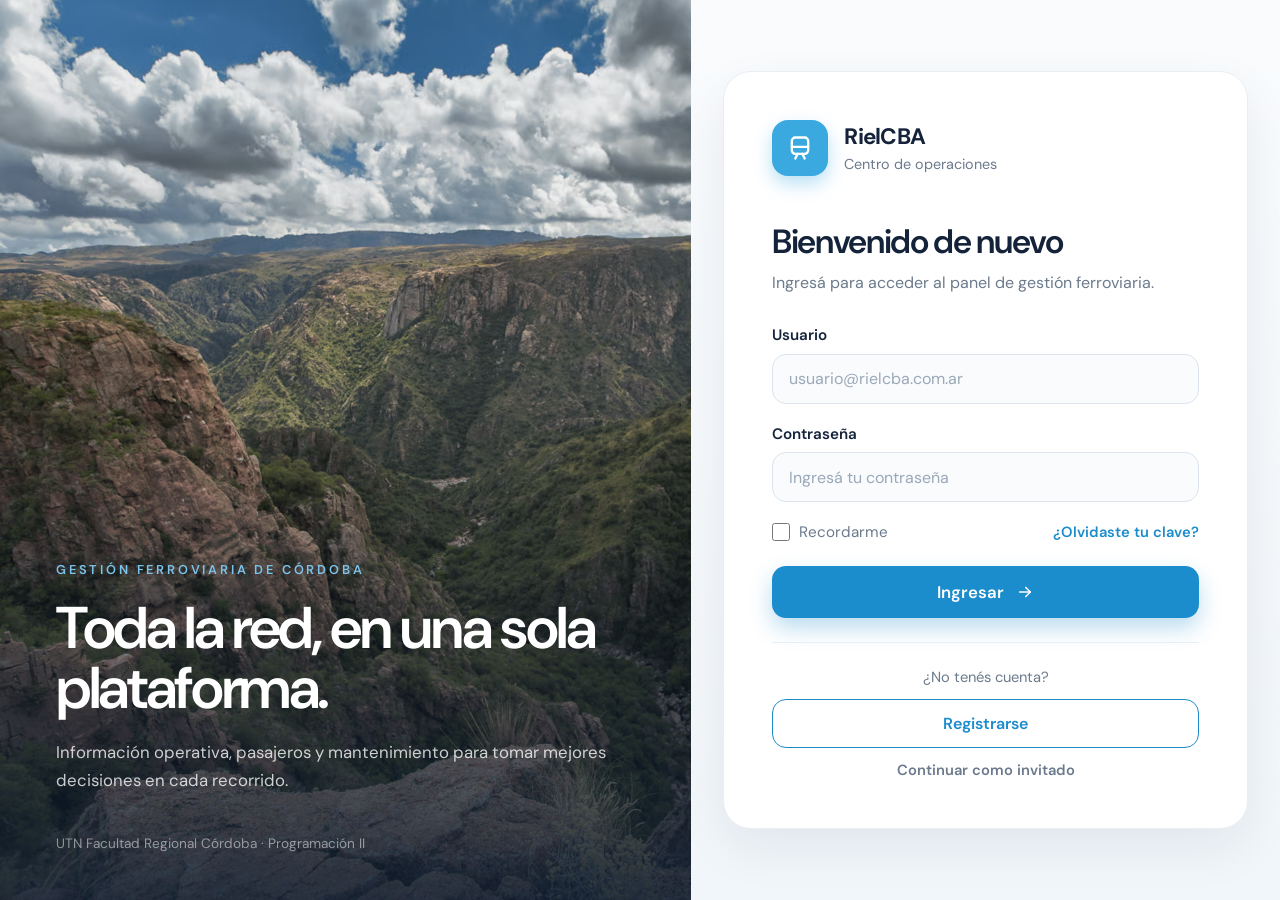
<file: Front/pages/tickets.html>
<!doctype html>
<html lang="es">
  <head>
    <meta charset="UTF-8" />
    <meta name="viewport" content="width=device-width, initial-scale=1.0" />
    <title>Tickets · RielCBA</title>
    <link rel="preconnect" href="https://fonts.googleapis.com" />
    <link rel="preconnect" href="https://fonts.gstatic.com" crossorigin />
    <link
      href="https://fonts.googleapis.com/css2?family=DM+Sans:wght@400;500;600;700&display=swap"
      rel="stylesheet"
    />
    <link
      href="https://cdn.jsdelivr.net/npm/bootstrap@5.3.8/dist/css/bootstrap.min.css"
      rel="stylesheet"
      crossorigin="anonymous"
    />
    <link
      href="https://cdn.jsdelivr.net/npm/bootstrap-icons@1.13.2/font/bootstrap-icons.min.css"
      rel="stylesheet"
    />
    <link href="../css/estilos.css" rel="stylesheet" />
    <link href="../css/riel.css" rel="stylesheet" />
      <script src="../js/auth.js"></script>
</head>
  <body class="d-flex flex-column min-vh-100">
    <header class="riel-header sticky-top">
      <nav class="navbar navbar-expand-lg navbar-dark riel-navbar">
        <div class="container riel-container">
          <a class="navbar-brand d-flex align-items-center gap-2" href="dashboard.html">
            <span class="riel-brand-badge" aria-hidden="true">
              <i class="bi bi-train-front"></i>
            </span>
            <span class="riel-brand-name">RielCBA</span>
          </a>

          <button
            class="navbar-toggler"
            type="button"
            data-bs-toggle="collapse"
            data-bs-target="#menu"
            aria-controls="menu"
            aria-expanded="false"
            aria-label="Abrir navegación"
          >
            <span class="navbar-toggler-icon"></span>
          </button>

          <div class="collapse navbar-collapse" id="menu">
            <ul class="navbar-nav mx-auto gap-lg-2">
              <li class="nav-item"><a class="nav-link" href="dashboard.html">Dashboard</a></li>
              <li class="nav-item"><a class="nav-link" href="lineas.html">Líneas</a></li>
              <li class="nav-item">
                <a class="nav-link active" aria-current="page" href="tickets.html">Tickets</a>
              </li>
              <li class="nav-item"><a class="nav-link" href="soporte.html">Mantenimiento</a></li>
              <li class="nav-item"><a class="nav-link" href="acerca.html">Acerca de</a></li>
            </ul>

            <div class="d-flex align-items-center gap-3 mt-3 mt-lg-0">
              <span class="riel-status d-none d-xl-inline-flex align-items-center gap-2">
                <span class="riel-status-dot"></span>
                Sistema operativo
              </span>
              <a href="login.html" class="btn riel-btn-logout btn-sm">Cerrar sesión</a>
            </div>
          </div>
        </div>
      </nav>
      <div class="riel-tricolor" aria-hidden="true"></div>
    </header>

    <main class="flex-grow-1 py-5">
      <section class="container riel-container mb-5">
        <div class="d-flex flex-column flex-md-row justify-content-between align-items-md-end gap-3 mb-4">
          <div>
            <span class="riel-page-eyebrow">Gestión comercial</span>
            <h1 class="riel-page-title mb-2">Tickets</h1>
            <p class="riel-page-subtitle mb-0">
              Consultá el historial del cliente por documento y accedé al detalle completo del ticket.
            </p>
          </div>
          <div data-solo-registrados>
            <button
              type="button"
              class="btn riel-btn-primary"
              data-bs-toggle="modal"
              data-bs-target="#modalTicket"
            >
              <i class="bi bi-plus-lg"></i>
              <span>Nuevo ticket</span>
            </button>
          </div>
        </div>

        <!-- Barra de búsqueda y filtros -->
        <div class="riel-filter-card mb-4">
          <div class="row g-2 align-items-center">
            <div class="col-12 col-lg">
              <div class="riel-input-icon">
                <i class="bi bi-search" aria-hidden="true"></i>
                <input
                  type="text"
                  class="form-control riel-control"
                  id="dniTicket"
                  placeholder="Consulte todos los Tickets o por su NroDoc"
                  aria-label="Buscar por número de documento, ticket, línea o tren"
                />
              </div>
            </div>
            <div class="col-12 col-sm-7 col-lg-3">
            </div>
            <div class="col-12 col-sm-5 col-lg-auto">
              <button type="button" class="btn riel-btn-primary w-100 px-4" id="btnHistorial">
                <i class="bi bi-search"></i>
                <span>Consultar</span>
              </button>
            </div>
          </div>
        </div>
        <div id="mensajeHistorial" class="alert d-none mb-3" role="alert"></div>

        <div class="d-flex justify-content-between align-items-center mb-2 px-1">
          <p class="riel-results-count mb-0" id="contadorTickets">
            <strong>0</strong> tickets encontrados
          </p>
          <button type="button" class="btn btn-link riel-link-action p-0" id="btnExportarTickets">
            Exportar listado
          </button>
        </div>
        <div class="riel-table-card">
          <div class="table-responsive">
            <table class="table riel-table align-middle mb-0">
              <thead>
                <tr>
                  <th>ID Ticket</th>
                  <th>Cliente / Documento</th>
                  <th>Fecha compra</th>
                  <th>Detalle</th>
                  <th>Línea y recorrido</th>
                  <th>Estación</th>
                  <th>Tren</th>
                  <th>Horario</th>
                  <th class="text-end">Precio</th>
                </tr>
              </thead>
              <tbody id="tablaHistorial"></tbody>
            </table>
          </div>
        </div>
      </section>
    </main>
    <footer class="riel-footer">
      <div class="container riel-container d-flex flex-column flex-sm-row justify-content-between align-items-center gap-2">
        <div class="d-flex align-items-center gap-2">
          <i class="bi bi-train-front text-white"></i>
          <span class="riel-footer-brand">RielCBA</span>
        </div>
        <small class="riel-footer-meta">
          UTN Facultad Regional Córdoba · Programación II · TUP-1W3
        </small>
      </div>
    </footer>
    <div class="modal fade riel-modal-backdrop" id="modalTicket" tabindex="-1" aria-labelledby="modalTicketLabel" aria-hidden="true">
      <div class="modal-dialog modal-dialog-centered riel-modal-dialog">
        <div class="modal-content riel-modal">
          <div class="modal-header border-0 pb-2">
            <h5 class="modal-title riel-modal-title" id="modalTicketLabel">Emitir nuevo ticket</h5>
            <button type="button" class="riel-modal-close" data-bs-dismiss="modal" aria-label="Cerrar">
              <i class="bi bi-x-lg" aria-hidden="true"></i>
            </button>
          </div>

          <form id="formNuevoTicket">
            <div class="modal-body pt-2 pb-3">
              <div class="row g-3">
                <div class="col-sm-6">
                  <label for="nuevoTicketDniCliente" class="form-label riel-label">DNI del cliente</label>
                  <input
                    type="number"
                    class="form-control riel-control"
                    id="nuevoTicketDniCliente"
                    placeholder="Ej. 40123456"
                    min="1"
                    required
                  />
                </div>

                <div class="col-sm-6">
                  <label for="nuevoTicketDniEmpleado" class="form-label riel-label">DNI del empleado</label>
                  <input
                    type="number"
                    class="form-control riel-control"
                    id="nuevoTicketDniEmpleado"
                    placeholder="Ej. 35111222"
                    min="1"
                    required
                  />
                </div>

                <div class="col-12">
                  <label for="nuevoTicketEstacion" class="form-label riel-label">Estación</label>
                  <select class="form-select riel-control" id="nuevoTicketEstacion" required>
                    <option value="">Elegí una estación</option>
                  </select>
                </div>

                <div class="col-sm-6">
                  <label for="nuevoTicketLinea" class="form-label riel-label">Línea</label>
                  <select class="form-select riel-control" id="nuevoTicketLinea" required disabled>
                    <option value="">Primero elegí la estación</option>
                  </select>
                </div>

                <div class="col-sm-6">
                  <label for="nuevoTicketHoraPartida" class="form-label riel-label">Hora de partida</label>
                  <select class="form-select riel-control" id="nuevoTicketHoraPartida" required disabled>
                    <option value="">Primero elegí la línea</option>
                  </select>
                </div>

                <div class="col-12">
                  <label for="nuevoTicketTipoVagon" class="form-label riel-label">Tipo de vagón</label>
                  <select class="form-select riel-control" id="nuevoTicketTipoVagon" required>
                    <option value="">Elegí un tipo de vagón</option>
                    <option>Pasajeros</option>
                    <option>Coche comedor</option>
                    <option>Coche dormitorio</option>
                    <option>Furgón de equipaje</option>
                  </select>
                </div>

                <div class="col-12">
                  <span class="form-label riel-label d-block">Forma(s) de pago</span>
                  <div class="d-flex flex-wrap gap-3" id="nuevoTicketFormasPago">
                    <div class="form-check">
                      <input class="form-check-input" type="checkbox" value="Efectivo" id="pagoEfectivo">
                      <label class="form-check-label" for="pagoEfectivo">Efectivo</label>
                    </div>
                    <div class="form-check">
                      <input class="form-check-input" type="checkbox" value="Tarjeta de débito" id="pagoDebito">
                      <label class="form-check-label" for="pagoDebito">Tarjeta de débito</label>
                    </div>
                    <div class="form-check">
                      <input class="form-check-input" type="checkbox" value="Tarjeta de crédito" id="pagoCredito">
                      <label class="form-check-label" for="pagoCredito">Tarjeta de crédito</label>
                    </div>
                    <div class="form-check">
                      <input class="form-check-input" type="checkbox" value="Transferencia bancaria" id="pagoTransferencia">
                      <label class="form-check-label" for="pagoTransferencia">Transferencia bancaria</label>
                    </div>
                    <div class="form-check">
                      <input class="form-check-input" type="checkbox" value="Billetera virtual" id="pagoBilletera">
                      <label class="form-check-label" for="pagoBilletera">Billetera virtual</label>
                    </div>
                  </div>
                </div>
              </div>
              <div id="mensajeNuevoTicket" class="alert d-none mt-3 mb-0" role="alert"></div>
            </div>

            <div class="modal-footer border-0 pt-2 gap-2">
              <button type="button" class="btn riel-btn-ghost" data-bs-dismiss="modal">Cancelar</button>
              <button type="submit" class="btn riel-btn-primary px-4" id="btnCrearTicket">Crear ticket</button>
            </div>
          </form>
        </div>
      </div>
    </div>

    <div class="modal fade" id="exampleModal" tabindex="-1" aria-labelledby="exampleModalLabel" aria-hidden="true">
      <div class="modal-dialog modal-dialog-centered">
        <div class="modal-content riel-modal">
          <div class="modal-header border-0 pb-0">
            <h5 class="modal-title riel-modal-title" id="exampleModalLabel">Nueva factura</h5>
            <button type="button" class="btn-close" data-bs-dismiss="modal" aria-label="Cerrar"></button>
          </div>
          <div class="modal-body">...</div>
          <div class="modal-footer border-0 pt-0">
            <button type="button" class="btn riel-btn-secondary" data-bs-dismiss="modal">Cancelar</button>
            <button type="button" class="btn riel-btn-primary">Guardar cambios</button>
          </div>
        </div>
      </div>
    </div>

    <script src="https://cdn.jsdelivr.net/npm/bootstrap@5.3.8/dist/js/bootstrap.bundle.min.js" crossorigin="anonymous"></script>
    <script src="../js/api.js"></script>
    <script src="../js/salidas.js"></script>
    <script src="../js/tickets.js"></script>
  </body>
</html>
</file>
<file: Front/css/estilos.css>
@import url("https://fonts.googleapis.com/css2?family=DM+Sans:wght@400;500;600;700&display=swap");

/* ===== Colores de la marca ===== */
:root {
  --riel-noche: #0B1D2B;
  --riel-titulo: #102334;
  --riel-botones: #168FC8;
  --riel-botones-hover: #0F7FB5;
  --riel-celeste-claro: #45AFE6;
  --riel-celeste-fondo: #EAF7FC;
  --riel-rojo: #CF4248;
  --riel-fondo: #F4F8FB;
  --riel-borde: #DFE9EE;
  --riel-borde-campo: #D7E3E9;
  --riel-gris: #637586;
  --riel-gris-claro: #84949E;
  --riel-verde: #16794A;

  /* colores de los gráficos */
  --riel-graf-1: #36A7DD;
  --riel-graf-2: #76CCEC;
  --riel-graf-3: #CF4B52;
  --riel-graf-4: #B7DFEA;
}

body {
  background-color: var(--riel-fondo);
  color: var(--riel-titulo);
  font-family: "DM Sans", sans-serif;
}

/* ===== Navbar ===== */
.navbar-riel {
  background-color: var(--riel-noche);
  padding: 0.9rem 0;
  --bs-navbar-color: rgba(255, 255, 255, 0.7);
  --bs-navbar-hover-color: #fff;
  --bs-navbar-active-color: #fff;
}
.navbar-brand {
  font-weight: 700;
}
.navbar-riel .navbar-brand {
  display: flex;
  align-items: center;
  gap: 10px;
}
.logo-icono {
  width: 36px;
  height: 36px;
  border-radius: 10px;
  background-color: var(--riel-celeste-claro);
  color: white;
  display: flex;
  align-items: center;
  justify-content: center;
  box-shadow: 0 8px 24px rgba(69, 175, 230, 0.28);
}
.navbar-riel .nav-link {
  font-weight: 500;
  position: relative;
}
.navbar-riel .nav-link.active {
  font-weight: 600;
}
@media (min-width: 992px) {
  .navbar-riel .nav-link {
    padding: 0.5rem 0.9rem !important;
  }
  /* rayita celeste abajo de la página activa */
  .navbar-riel .nav-link.active::after {
    content: "";
    position: absolute;
    left: 0.9rem;
    right: 0.9rem;
    bottom: 0;
    height: 2px;
    border-radius: 2px;
    background-color: var(--riel-celeste-claro);
  }
}
.estado-sistema {
  display: flex;
  align-items: center;
  gap: 6px;
  font-size: 0.8rem;
  color: rgba(255, 255, 255, 0.6);
}
.estado-sistema .punto {
  width: 8px;
  height: 8px;
  border-radius: 50%;
  background-color: #2ECC71;
  box-shadow: 0 0 0 3px rgba(46, 204, 113, 0.2);
}
.navbar-riel .btn-outline-light {
  border-radius: 10px;
  border-color: rgba(255, 255, 255, 0.3);
  font-weight: 600;
  padding: 0.4rem 0.9rem;
}

/* franjita rojo / blanco / celeste */
.franja {
  height: 4px;
  background: linear-gradient(to right, var(--riel-rojo) 33%, white 33% 66%, var(--riel-celeste-claro) 66%);
}

/* ===== Encabezado de cada página ===== */
.encabezado {
  margin: 1.5rem 0 2rem;
}
.eyebrow {
  display: block;
  font-size: 0.75rem;
  font-weight: 700;
  letter-spacing: 0.14em;
  text-transform: uppercase;
  color: var(--riel-botones);
  margin-bottom: 0.5rem;
}
.titulo-pagina {
  font-size: 2.6rem;
  font-weight: 700;
  letter-spacing: -0.03em;
  margin-bottom: 0.5rem;
}
.descripcion {
  color: var(--riel-gris);
  margin-bottom: 0;
}

/* ===== Botones ===== */
.btn {
  border-radius: 12px;
  font-weight: 600;
}
.btn-primary,
.bg-primary {
  background-color: var(--riel-botones) !important;
  border-color: var(--riel-botones) !important;
}
.btn-primary:hover {
  background-color: var(--riel-botones-hover) !important;
}
.btn-primary {
  box-shadow: 0 10px 25px rgba(35, 155, 213, 0.22);
}
.text-primary {
  color: var(--riel-botones) !important;
}
.text-muted {
  color: var(--riel-gris) !important;
}

/* ===== Tarjetas ===== */
.card {
  border: 1px solid var(--riel-borde);
  border-radius: 16px;
  box-shadow: 0 12px 35px rgba(30, 71, 92, 0.05);
}
.card-titulo {
  font-size: 1.15rem;
  font-weight: 700;
  margin-bottom: 0.15rem;
}
.card-subtitulo {
  font-size: 0.85rem;
  color: var(--riel-gris);
  margin-bottom: 0;
}
.chip {
  font-size: 0.8rem;
  color: var(--riel-gris);
  background-color: var(--riel-fondo);
  border: 1px solid var(--riel-borde);
  border-radius: 8px;
  padding: 0.3rem 0.7rem;
  white-space: nowrap;
}
.link-riel {
  font-size: 0.85rem;
  font-weight: 600;
  color: var(--riel-botones);
  text-decoration: none;
  white-space: nowrap;
}
.link-riel:hover {
  color: var(--riel-botones-hover);
}

/* tarjetas de números */
.numero {
  font-size: 2rem;
  font-weight: 600;
  display: block;
  letter-spacing: -0.02em;
  margin: 0.9rem 0 0.2rem;
}
.tendencia {
  font-size: 0.8rem;
  color: var(--riel-verde);
}
.icono-card {
  width: 36px;
  height: 36px;
  flex-shrink: 0;
  border-radius: 10px;
  background-color: var(--riel-celeste-fondo);
  color: var(--riel-botones);
  display: flex;
  align-items: center;
  justify-content: center;
}

/* ===== Gráfico de barras (Tickets por día) ===== */
.grafico-barras {
  display: flex;
  gap: 14px;
  height: 230px;
  margin-top: 1.5rem;
}
.grafico-barras .dia {
  flex: 1;
  display: flex;
  flex-direction: column;
  align-items: center;
  gap: 8px;
}
.grafico-barras .pista {
  flex: 1;
  width: 100%;
  display: flex;
  align-items: flex-end;
  justify-content: center;
  border-bottom: 1px solid var(--riel-borde);
}
.grafico-barras .barra {
  width: 100%;
  max-width: 42px;
  border-radius: 8px 8px 3px 3px;
  background: linear-gradient(to top, var(--riel-graf-2), var(--riel-graf-1));
  transition: opacity 0.2s;
}
.grafico-barras .barra.destacada {
  background: linear-gradient(to top, #E8777C, var(--riel-graf-3));
}
.grafico-barras .barra:hover {
  opacity: 0.8;
}
.grafico-barras .etiqueta {
  font-size: 0.75rem;
  color: var(--riel-gris-claro);
}

/* ===== Ventas por línea ===== */
.linea-venta {
  margin-bottom: 1.1rem;
}
.linea-venta:last-child {
  margin-bottom: 0;
}
.linea-venta .nombre {
  display: flex;
  align-items: center;
  gap: 8px;
  font-size: 0.95rem;
}
.linea-venta .porcentaje {
  font-weight: 700;
}
.punto-color {
  width: 10px;
  height: 10px;
  border-radius: 50%;
}
.progress {
  height: 8px;
  border-radius: 999px;
  background-color: #EEF4F7;
  margin-top: 0.45rem;
}
.progress-bar {
  border-radius: 999px;
}
.color-1 { background-color: var(--riel-graf-1); }
.color-2 { background-color: var(--riel-graf-2); }
.color-3 { background-color: var(--riel-graf-3); }
.color-4 { background-color: var(--riel-graf-4); }

/* ===== Tablas ===== */
.table {
  --bs-table-bg: transparent;
  --bs-table-hover-bg: #F8FBFC;
  margin-bottom: 0;
}
.table thead th {
  font-size: 0.72rem;
  font-weight: 600;
  letter-spacing: 0.06em;
  text-transform: uppercase;
  color: var(--riel-gris);
  border-bottom: 1px solid var(--riel-borde);
  padding-bottom: 0.75rem;
  white-space: nowrap;
}
.table td {
  border-color: #EDF2F5;
  padding-top: 0.85rem;
  padding-bottom: 0.85rem;
}
.table tbody tr:last-child td {
  border-bottom: none;
}
.table td.nro-ticket {
  color: var(--riel-botones);
  font-weight: 600;
}

/* badges suaves (también se aplican a los que arma el JS) */
.badge {
  font-weight: 600;
  padding: 0.4em 0.8em;
  border-radius: 999px;
}
.badge.text-bg-success {
  background-color: #E6F6EE !important;
  color: var(--riel-verde) !important;
}
.badge.text-bg-warning {
  background-color: #FFF4DE !important;
  color: #9A6200 !important;
}
.badge.text-bg-danger {
  background-color: #FDECEC !important;
  color: #B4343A !important;
}
.badge.text-bg-secondary {
  background-color: #EEF2F5 !important;
  color: #52616E !important;
}
.badge.text-bg-info,
.badge.text-bg-primary {
  background-color: var(--riel-celeste-fondo) !important;
  color: var(--riel-botones-hover) !important;
}

/* ===== Formularios ===== */
.form-label {
  font-size: 0.85rem;
  font-weight: 600;
}
.form-control,
.form-select {
  background-color: #FBFDFE;
  border: 1px solid var(--riel-borde-campo);
  border-radius: 12px;
  padding: 0.65rem 0.9rem;
}
.form-control:focus,
.form-select:focus {
  border-color: #45AEE0;
  box-shadow: 0 0 0 4px rgba(69, 174, 224, 0.1);
}
.form-control::placeholder {
  color: #A2B0B8;
}
/* campo con ícono adentro */
.campo-icono {
  position: relative;
}
.campo-icono > i {
  position: absolute;
  left: 14px;
  top: 50%;
  transform: translateY(-50%);
  color: var(--riel-gris-claro);
  pointer-events: none;
}
.campo-icono .form-control {
  padding-left: 2.6rem;
}
.form-buscar .btn {
  padding-top: 0.65rem;
  padding-bottom: 0.65rem;
}

/* ===== Mensajes ===== */
.alert {
  border-radius: 12px;
  border: none;
}

/* ===== Otras páginas ===== */
.portada {
  background-color: var(--riel-noche);
  color: white;
  padding: 80px 0;
}
.avatar {
  width: 70px;
  height: 70px;
  border-radius: 50%;
  background-color: var(--riel-botones);
  color: white;
  font-size: 1.5rem;
  font-weight: bold;
  display: flex;
  align-items: center;
  justify-content: center;
  margin: 0 auto 10px;
}

/* ===== Página Líneas ===== */
/* pestañas Líneas / Choferes */
.pestanias {
  display: inline-flex;
  gap: 4px;
  padding: 4px;
  background-color: white;
  border: 1px solid var(--riel-borde);
  border-radius: 12px;
  box-shadow: 0 2px 6px rgba(30, 71, 92, 0.05);
}
.pestania {
  display: flex;
  align-items: center;
  gap: 8px;
  border: none;
  background: none;
  border-radius: 9px;
  padding: 0.55rem 1.2rem;
  font-size: 0.9rem;
  font-weight: 600;
  color: #71808D;
  transition: background-color 0.2s, color 0.2s;
}
.pestania:hover {
  background-color: #F3F8FA;
}
.pestania.activa {
  background-color: var(--riel-botones);
  color: white;
  box-shadow: 0 4px 12px rgba(22, 143, 200, 0.25);
}

/* "3 trenes encontrados" */
.barra-resultados {
  display: flex;
  justify-content: space-between;
  align-items: center;
  flex-wrap: wrap;
  gap: 8px;
  margin: 1.75rem 0 1rem;
  font-size: 0.9rem;
  color: #71828E;
}
.barra-resultados strong {
  color: var(--riel-titulo);
}
.barra-resultados span {
  font-size: 0.8rem;
  color: var(--riel-gris-claro);
}

/* cartel antes de buscar */
.estado-vacio {
  text-align: center;
  padding: 3.5rem 1rem;
  background-color: white;
  border: 1px dashed #CBDCE5;
  border-radius: 16px;
}
.estado-vacio i {
  display: block;
  font-size: 2rem;
  color: #8DB2C5;
  margin-bottom: 0.5rem;
}

/* tarjeta de cada tren */
.tarjeta-tren {
  overflow: hidden;
  transition: transform 0.2s, box-shadow 0.2s;
}
.tarjeta-tren:hover {
  transform: translateY(-4px);
  box-shadow: 0 18px 40px rgba(30, 71, 92, 0.12);
}
.franja-tren {
  height: 6px;
}
.franja-ok {
  background-color: var(--riel-graf-1);
}
.franja-alerta {
  background-color: var(--riel-rojo);
}
.tren-unidad {
  font-size: 1.25rem;
  font-weight: 600;
  letter-spacing: -0.03em;
  margin: 0.2rem 0 0.15rem;
}
.tren-modelo {
  font-size: 0.78rem;
  color: var(--riel-gris-claro);
}
.tren-recorrido {
  font-size: 0.9rem;
  color: #647682;
  margin: 1.2rem 0 1.4rem;
}
.tren-datos {
  border-top: 1px solid #E8EEF1;
  padding-top: 0.4rem;
}
.tren-datos small {
  display: block;
  font-size: 0.75rem;
  color: #93A0AA;
}
.tren-datos strong {
  display: block;
  margin-top: 2px;
}
.tren-pie {
  margin: 1.2rem 0 0;
  padding: 0.5rem 0.8rem;
  border-radius: 8px;
  background-color: #F4F8FA;
  font-size: 0.75rem;
  color: #7C8D98;
}
.tren-pie strong {
  color: #526B7A;
}

/* badges con borde finito, como en el diseño */
.badge.text-bg-success { box-shadow: inset 0 0 0 1px rgba(22, 121, 74, 0.15); }
.badge.text-bg-warning { box-shadow: inset 0 0 0 1px rgba(154, 98, 0, 0.15); }
.badge.text-bg-danger { box-shadow: inset 0 0 0 1px rgba(180, 52, 58, 0.15); }

/* tabla de choferes */
.tabla-choferes thead th {
  background-color: #EDF7FB;
  padding-top: 0.9rem;
  padding-bottom: 0.9rem;
}
.tabla-choferes th:first-child,
.tabla-choferes td:first-child {
  padding-left: 1.5rem;
}
.tabla-choferes th:last-child,
.tabla-choferes td:last-child {
  padding-right: 1.5rem;
}
.avatar-chico {
  width: 40px;
  height: 40px;
  flex-shrink: 0;
  border-radius: 50%;
  background-color: var(--riel-celeste-fondo);
  color: #238FC4;
  font-weight: 700;
  font-size: 0.85rem;
  display: flex;
  align-items: center;
  justify-content: center;
}
</file>
<file: Front/css/riel.css>
/* Estilos de las pantallas rediseñadas (tickets, acerca). Solo clases riel-*, no pisa estilos.css */
/* =========================================
   DESIGN TOKENS · RIELCBA v1.0
   ========================================= */
:root {
  /* Marca */
  --riel-navy-950: #0b1d2b;
  --riel-navy-900: #102334;
  --riel-ink: #122838;

  --riel-sky-700: #0f7fb5;
  --riel-sky-600: #168fc8;
  --riel-sky-500: #239bd5;
  --riel-sky-400: #45afe6;
  --riel-sky-100: #eaf7fc;

  --riel-red-600: #cf4248;

  /* Superficies y texto */
  --riel-background: #f4f8fb;
  --riel-surface: #ffffff;
  --riel-text-primary: #122838;
  --riel-text-secondary: #637586;
  --riel-text-muted: #84949e;

  /* Bordes, radios y sombras */
  --riel-border: #dfe9ee;
  --riel-radius-sm: 8px;
  --riel-radius-md: 12px;
  --riel-radius-lg: 16px;
  --riel-shadow-card: 0 12px 35px rgb(30 71 92 / 5%);
  --riel-shadow-action: 0 10px 25px rgb(35 155 213 / 22%);
  --riel-shadow-brand: 0 8px 24px rgb(69 175 230 / 28%);
}


.riel-container { max-width: 1140px; }
body.riel-body, .riel-header ~ main { font-family: "DM Sans", Arial, sans-serif; }

/* =========================================
   HEADER, NAVBAR Y FOOTER
   ========================================= */
.riel-navbar {
  background-color: var(--riel-navy-950);
  padding-top: 0.75rem;
  padding-bottom: 0.75rem;
}

.riel-brand-badge {
  width: 34px;
  height: 34px;
  border-radius: 10px;
  background-color: var(--riel-sky-400);
  color: #ffffff;
  display: inline-flex;
  align-items: center;
  justify-content: center;
  font-size: 1.05rem;
  box-shadow: var(--riel-shadow-brand);
}

.riel-brand-name {
  font-weight: 600;
  font-size: 1.05rem;
  letter-spacing: -0.03em;
  color: #ffffff;
}

.riel-navbar .nav-link {
  color: rgba(255, 255, 255, 0.72);
  font-size: 0.9rem;
  font-weight: 500;
  transition: color 150ms ease;
}

.riel-navbar .nav-link:hover,
.riel-navbar .nav-link.active {
  color: #ffffff;
}

.riel-status {
  font-size: 0.78rem;
  color: rgba(255, 255, 255, 0.65);
}

.riel-status-dot {
  width: 7px;
  height: 7px;
  border-radius: 9999px;
  background-color: #2ecc71;
}

.riel-btn-logout {
  color: #ffffff;
  border: 1px solid rgba(255, 255, 255, 0.22);
  border-radius: var(--riel-radius-sm);
  padding: 0.38rem 0.9rem;
  font-weight: 500;
  transition: background-color 150ms ease, border-color 150ms ease;
}

.riel-btn-logout:hover {
  background-color: rgba(255, 255, 255, 0.1);
  border-color: rgba(255, 255, 255, 0.4);
  color: #ffffff;
}

.riel-tricolor {
  height: 2px;
  width: 100%;
  background: linear-gradient(
    to right,
    #cf4248 0% 33.33%,
    #ffffff 33.33% 66.66%,
    #56b9e8 66.66% 100%
  );
}

.riel-footer {
  background-color: var(--riel-navy-950);
  padding: 1.25rem 0;
  color: rgba(255, 255, 255, 0.7);
}

.riel-footer-brand {
  color: #ffffff;
  font-weight: 600;
  font-size: 0.9rem;
  letter-spacing: -0.02em;
}

.riel-footer-meta {
  font-size: 0.78rem;
  color: var(--riel-text-muted);
}

/* =========================================
   ACERCA DE (Hero y Equipo)
   ========================================= */
.riel-hero {
  position: relative;
  padding: 5.5rem 0 5rem;
  color: #ffffff;
  background-image:
    linear-gradient(
      90deg,
      rgba(11, 29, 43, 0.94) 0%,
      rgba(11, 29, 43, 0.82) 52%,
      rgba(11, 29, 43, 0.45) 100%
    ),
    url("../img/hero-tren-cordoba.avif");
  background-color: var(--riel-navy-950);
  background-size: cover;
  background-position: center;
}

.riel-hero-content {
  max-width: 580px;
}

.riel-eyebrow {
  display: inline-block;
  font-size: 0.75rem;
  font-weight: 700;
  text-transform: uppercase;
  letter-spacing: 0.14em;
  color: var(--riel-sky-400);
  margin-bottom: 1rem;
}

.riel-hero-title {
  font-size: clamp(2.4rem, 5vw, 3.6rem);
  font-weight: 600;
  line-height: 0.98;
  letter-spacing: -0.055em;
  margin-bottom: 1.25rem;
}

.riel-hero-subtitle {
  font-size: 1rem;
  line-height: 1.6;
  color: rgba(255, 255, 255, 0.78);
  max-width: 460px;
}

.riel-team-section {
  padding: 4.5rem 0 5rem;
  background-color: var(--riel-surface);
}

.riel-section-title {
  font-size: clamp(1.85rem, 3vw, 2.35rem);
  font-weight: 600;
  line-height: 1.05;
  letter-spacing: -0.045em;
  color: var(--riel-navy-900);
}

.riel-section-desc {
  color: var(--riel-text-secondary);
  font-size: 0.975rem;
  line-height: 1.65;
  max-width: 580px;
}

.riel-course-meta {
  font-size: 0.85rem;
  font-weight: 600;
  color: var(--riel-sky-600);
}

.riel-member-card {
  background-color: var(--riel-surface);
  border: 1px solid var(--riel-border);
  border-radius: var(--riel-radius-lg);
  padding: 1.35rem;
  box-shadow: var(--riel-shadow-card);
  transition: transform 200ms ease, box-shadow 200ms ease, border-color 200ms ease;
}

.riel-member-card:hover {
  transform: translateY(-4px);
  border-color: #c5dde8;
  box-shadow: 0 16px 38px rgb(30 71 92 / 9%);
}

.riel-avatar {
  width: 42px;
  height: 42px;
  border-radius: 10px;
  background-color: var(--riel-sky-100);
  color: var(--riel-sky-600);
  font-size: 0.85rem;
  font-weight: 700;
  display: inline-flex;
  align-items: center;
  justify-content: center;
}

.riel-card-icon {
  color: var(--riel-text-muted);
  font-size: 0.85rem;
  opacity: 0.55;
}

.riel-member-role {
  display: block;
  font-size: 0.68rem;
  font-weight: 700;
  text-transform: uppercase;
  letter-spacing: 0.1em;
  color: var(--riel-sky-600);
  margin-bottom: 0.3rem;
}

.riel-member-name {
  font-size: 1rem;
  font-weight: 600;
  letter-spacing: -0.02em;
  color: var(--riel-navy-900);
  margin-bottom: 0.25rem;
}

.riel-member-id {
  font-size: 0.8rem;
  color: var(--riel-text-muted);
}

/* =========================================
   PÁGINAS INTERNAS (Tickets, Líneas, etc.)
   ========================================= */
.riel-page-eyebrow {
  display: inline-block;
  font-size: 0.75rem;
  font-weight: 700;
  text-transform: uppercase;
  letter-spacing: 0.14em;
  color: var(--riel-sky-600);
  margin-bottom: 0.45rem;
}

.riel-page-title {
  font-size: clamp(2.25rem, 4vw, 3.25rem);
  font-weight: 600;
  line-height: 0.98;
  letter-spacing: -0.055em;
  color: var(--riel-navy-900);
}

.riel-page-subtitle {
  color: var(--riel-text-secondary);
  font-size: 0.975rem;
  line-height: 1.6;
  max-width: 560px;
}

.riel-btn-primary {
  height: 48px;
  padding: 0 1.25rem;
  border-radius: var(--riel-radius-md);
  background-color: var(--riel-sky-700);
  border: 1px solid var(--riel-sky-700);
  color: #ffffff;
  font-weight: 600;
  font-size: 0.925rem;
  display: inline-flex;
  align-items: center;
  justify-content: center;
  gap: 0.5rem;
  box-shadow: var(--riel-shadow-action);
  transition: background-color 150ms ease, transform 150ms ease, box-shadow 150ms ease;
}

.riel-btn-primary:hover {
  background-color: var(--riel-sky-600);
  border-color: var(--riel-sky-600);
  color: #ffffff;
  transform: translateY(-1px);
}

.riel-btn-secondary {
  height: 44px;
  padding: 0 1.1rem;
  border-radius: var(--riel-radius-md);
  background-color: var(--riel-surface);
  border: 1px solid #d7e3e9;
  color: var(--riel-navy-900);
  font-weight: 600;
  font-size: 0.9rem;
}

.riel-btn-secondary:hover {
  background-color: #f0f9fc;
  border-color: #c5dde8;
  color: var(--riel-navy-900);
}

.riel-filter-card {
  background-color: var(--riel-surface);
  border: 1px solid var(--riel-border);
  border-radius: var(--riel-radius-lg);
  padding: 1rem;
  box-shadow: var(--riel-shadow-card);
}

.riel-control {
  height: 48px;
  background-color: #fbfdfe;
  border: 1px solid #d7e3e9;
  border-radius: var(--riel-radius-md);
  color: var(--riel-text-primary);
  font-size: 0.925rem;
  padding-left: 0.95rem;
  padding-right: 0.95rem;
}

.riel-control::placeholder {
  color: #a2b0b8;
}

.riel-control:focus {
  background-color: #ffffff;
  border-color: #45aee0;
  box-shadow: 0 0 0 4px rgb(69 174 224 / 10%);
}

.riel-input-icon {
  position: relative;
}

.riel-input-icon i {
  position: absolute;
  left: 1rem;
  top: 50%;
  transform: translateY(-50%);
  color: #a2b0b8;
  pointer-events: none;
}

.riel-input-icon .riel-control {
  padding-left: 2.65rem;
}

.riel-results-count {
  font-size: 0.875rem;
  color: var(--riel-text-secondary);
}

.riel-results-count strong {
  color: var(--riel-navy-900);
}

.riel-link-action {
  font-size: 0.875rem;
  font-weight: 600;
  color: #218fc6;
  text-decoration: none;
}

.riel-link-action:hover {
  color: var(--riel-sky-700);
  text-decoration: underline;
}

.riel-table-card {
  background-color: var(--riel-surface);
  border: 1px solid var(--riel-border);
  border-radius: var(--riel-radius-lg);
  box-shadow: var(--riel-shadow-card);
  overflow: hidden;
}

.riel-table thead th {
  background-color: #f0f9fc;
  color: var(--riel-text-secondary);
  font-size: 0.72rem;
  font-weight: 700;
  text-transform: uppercase;
  letter-spacing: 0.08em;
  padding: 0.95rem 1rem;
  border-bottom: 1px solid var(--riel-border);
  white-space: nowrap;
}

.riel-table tbody td {
  padding: 1rem;
  font-size: 0.88rem;
  color: var(--riel-text-primary);
  border-bottom: 1px solid var(--riel-border);
  white-space: nowrap;
}

.riel-table tbody tr:last-child td {
  border-bottom: 0;
}

.riel-table tbody tr:hover td {
  background-color: #f8fbfc;
}

.riel-id-link {
  color: #218fc6;
  font-weight: 600;
  text-decoration: none;
}

.riel-cell-main {
  font-weight: 600;
  color: var(--riel-navy-900);
  display: block;
}

.riel-cell-sub {
  font-size: 0.78rem;
  color: var(--riel-text-muted);
  display: block;
}

.riel-price {
  font-weight: 700;
  color: var(--riel-navy-900);
}

.modal-backdrop.show {
  background-color: var(--riel-navy-950);
  opacity: 0.65;
}

.riel-modal {
  border: 1px solid var(--riel-border);
  border-radius: 24px;
  padding: 0.5rem;
  box-shadow: 0 24px 60px rgb(11 29 43 / 22%);
}

.riel-modal-title {
  font-size: 1.4rem;
  font-weight: 600;
  letter-spacing: -0.03em;
  color: var(--riel-navy-900);
}

/* Ajustes del modal "Emitir nuevo ticket" */
.riel-modal-backdrop {
  backdrop-filter: blur(4px);
}

.riel-modal-dialog {
  max-width: 512px;
}

.riel-modal {
  padding: 0.75rem;
}

.riel-modal-close {
  width: 32px;
  height: 32px;
  border-radius: 9999px;
  border: 0;
  background-color: #f4f8fb;
  color: var(--riel-text-secondary);
  display: inline-flex;
  align-items: center;
  justify-content: center;
  font-size: 0.8rem;
  transition: background-color 150ms ease, color 150ms ease;
}

.riel-modal-close:hover {
  background-color: #e6f0f5;
  color: var(--riel-navy-900);
}

.riel-label {
  font-size: 0.85rem;
  font-weight: 600;
  color: var(--riel-navy-900);
  margin-bottom: 0.4rem;
}

.riel-btn-ghost {
  height: 44px;
  padding: 0 1rem;
  border: 0;
  background-color: transparent;
  color: var(--riel-text-secondary);
  font-weight: 600;
  font-size: 0.9rem;
  border-radius: var(--riel-radius-md);
}

.riel-btn-ghost:hover {
  background-color: #f0f9fc;
  color: var(--riel-navy-900);
}

/* =========================================
   ACCESIBILIDAD: REDUCCIÓN DE MOVIMIENTO
   ========================================= */
@media (prefers-reduced-motion: reduce) {
  .riel-member-card,
  .riel-navbar .nav-link,
  .riel-btn-logout,
  .riel-btn-primary {
    transition: none;
  }

  .riel-member-card:hover,
  .riel-btn-primary:hover {
    transform: none;
  }
}
</file>
<file: Front/css/login.css>
:root {
    --azul: #1b8ccc;
    --azul-claro: #3aa9e0;
    --azul-suave: #7cc4ec;
    --texto: #14233a;
    --texto-suave: #6b7a8c;
    --borde: #dbe4ee;
}

* {
    font-family: 'DM Sans', system-ui, -apple-system, 'Segoe UI', Roboto, sans-serif;
    margin: 0;
    padding: 0;
    box-sizing: border-box;
}

body {
    background-color: #f6f9fc;
}

main {
    display: flex;
    min-height: 100vh;
}

/* ---------- Parte izquierda ---------- */
.login-izq {
    position: relative;
    display: flex;
    flex-direction: column;
    justify-content: flex-end;
    flex: 0 0 54%;
    padding: 4.5rem 3.5rem 3rem;
    color: #fff;
    gap: 2.5rem;
    /* Para usar una foto: colocá la imagen en assets/ y cambiá la ruta */
    background:
        linear-gradient(to bottom, rgba(10, 25, 45, 0) 35%, rgba(10, 25, 45, 0.85) 100%),
        url('../assets/montanas.avif') center / cover no-repeat,
        linear-gradient(to bottom, #e3e4e6 0%, #e3e4e6 22%, #4b5d4f 45%, #2d4234 70%, #14263a 100%);
}

.hero-text {
    position: relative;
    display: flex;
    flex-direction: column;
    gap: 1.25rem;
}

.span-gestion {
    color: var(--azul-suave);
    text-transform: uppercase;
    letter-spacing: 0.22em;
    font-size: 0.8rem;
    font-weight: 600;
}

.hero-text h1 {
    font-size: clamp(2.6rem, 4.6vw, 4rem);
    font-weight: 600;
    line-height: 1.02;
    letter-spacing: -0.04em;
    max-width: 17ch;
}

.hero-text p {
    max-width: 38rem;
    font-size: 1.05rem;
    line-height: 1.7;
    color: rgba(255, 255, 255, 0.78);
}

.utn-text {
    position: relative;
    font-size: 0.85rem;
    color: rgba(255, 255, 255, 0.5);
}

/* ---------- Parte derecha ---------- */
.login-der {
    flex: 1;
    display: flex;
    justify-content: center;
    align-items: center;
    padding: 2rem;
    background: linear-gradient(180deg, #f9fbfd 0%, #f1f6fa 100%);
}

form {
    width: 100%;
    max-width: 540px;
    display: flex;
    flex-direction: column;
    padding: 3rem;
    background-color: #fff;
    border-radius: 28px;
    border: 1px solid #e8eef4;
    box-shadow: 0 20px 50px rgba(20, 35, 58, 0.07);
}

/* Marca */
.brand {
    display: flex;
    align-items: center;
    gap: 1rem;
    margin-bottom: 2.75rem;
}

.brand-icon {
    width: 56px;
    height: 56px;
    border-radius: 16px;
    background: var(--azul-claro);
    display: flex;
    align-items: center;
    justify-content: center;
    box-shadow: 0 8px 18px rgba(58, 169, 224, 0.35);
}

.brand-text {
    display: flex;
    flex-direction: column;
    gap: 0.2rem;
}

.brand-text strong {
    font-size: 1.4rem;
    font-weight: 700;
    letter-spacing: -0.03em;
    color: var(--texto);
}

.brand-text span {
    font-size: 0.9rem;
    color: var(--texto-suave);
}

/* Títulos */
.form-text {
    display: flex;
    flex-direction: column;
    gap: 0.6rem;
    margin-bottom: 2rem;
}

form h1 {
    font-size: 2.1rem;
    font-weight: 600;
    letter-spacing: -0.04em;
    color: var(--texto);
}

.form-text p {
    color: var(--texto-suave);
    font-size: 1rem;
}

/* Campos */
.field {
    display: flex;
    flex-direction: column;
    gap: 0.55rem;
    margin-bottom: 1.25rem;
}

label {
    font-size: 0.95rem;
    font-weight: 600;
    color: var(--texto);
}

input[type="text"],
input[type="email"],
input[type="password"] {
    height: 3.1rem;
    padding: 0 1rem;
    font-size: 1rem;
    color: var(--texto);
    background-color: #f9fbfd;
    border: 1px solid var(--borde);
    border-radius: 14px;
    outline: none;
    transition: border-color 0.15s, box-shadow 0.15s;
}

input::placeholder {
    color: #9aa8b8;
}

input[type="text"]:focus,
input[type="email"]:focus,
input[type="password"]:focus {
    border-color: var(--azul);
    box-shadow: 0 0 0 3px rgba(27, 140, 204, 0.15);
}

/* Recordarme / olvidaste */
.form-options {
    display: flex;
    justify-content: space-between;
    align-items: center;
    margin-bottom: 1.5rem;
    font-size: 0.92rem;
}

.remember {
    display: flex;
    align-items: center;
    gap: 0.6rem;
    font-weight: 400;
    color: var(--texto-suave);
    cursor: pointer;
}

.remember input {
    width: 1.1rem;
    height: 1.1rem;
    accent-color: var(--azul);
    cursor: pointer;
}

.form-options a {
    color: var(--azul);
    font-weight: 600;
    text-decoration: none;
}

.form-options a:hover {
    text-decoration: underline;
}

/* Botón */
form button {
    display: flex;
    align-items: center;
    justify-content: center;
    gap: 0.75rem;
    height: 3.25rem;
    border: none;
    border-radius: 14px;
    background-color: var(--azul);
    color: #fff;
    font-size: 1.05rem;
    font-weight: 600;
    cursor: pointer;
    box-shadow: 0 10px 22px rgba(27, 140, 204, 0.3);
    transition: background-color 0.15s, transform 0.1s;
}

form button:hover {
    background-color: #1679b3;
}

form button:active {
    transform: translateY(1px);
}

/* Nota demo */
.demo-note {
    margin-top: 1.25rem;
    padding: 1rem;
    text-align: center;
    font-size: 0.9rem;
    color: #4a6076;
    background-color: #f3f8fc;
    border: 1px solid #dbe8f3;
    border-radius: 14px;
}

/* ---------- Responsive ---------- */
@media (max-width: 900px) {
    main {
        flex-direction: column;
    }

    .login-izq {
        flex: none;
        min-height: 40vh;
        padding: 2.5rem 1.5rem 1.5rem;
    }

    form {
        padding: 2rem 1.5rem;
    }
}

/* Mensaje de error del login */
.login-error {
    margin-top: 1.25rem;
    padding: 0.9rem 1rem;
    text-align: center;
    font-size: 0.9rem;
    color: #a12b31;
    background-color: #fdf1f1;
    border: 1px solid #f3cfd1;
    border-radius: 14px;
}

form button:disabled {
    opacity: 0.7;
    cursor: wait;
}

/* Registro */
.registro-aparte {
    display: flex;
    flex-direction: column;
    align-items: center;
    gap: 0.75rem;
    margin-top: 1.5rem;
    padding-top: 1.5rem;
    border-top: 1px solid #e8eef4;
    font-size: 0.92rem;
    color: var(--texto-suave);
}

.btn-registro {
    display: flex;
    align-items: center;
    justify-content: center;
    width: 100%;
    height: 3.1rem;
    border: 1px solid var(--azul);
    border-radius: 14px;
    color: var(--azul);
    font-size: 1rem;
    font-weight: 600;
    text-decoration: none;
    transition: background-color 0.15s;
}

.btn-registro:hover {
    background-color: #eef7fc;
}

.registro-link {
    margin-top: 1.25rem;
    text-align: center;
    font-size: 0.92rem;
    color: var(--texto-suave);
}

.registro-link a {
    color: var(--azul);
    font-weight: 600;
    text-decoration: none;
}

.registro-link a:hover {
    text-decoration: underline;
}

.login-ok {
    margin-top: 1.25rem;
    padding: 0.9rem 1rem;
    text-align: center;
    font-size: 0.9rem;
    color: #16794a;
    background-color: #e6f6ee;
    border: 1px solid #bfe6d1;
    border-radius: 14px;
}

/* ---------- Página de registro (misma línea, distinta cara) ---------- */
.registro main {
    flex-direction: row-reverse;
}

.registro .login-izq {
    background:
        linear-gradient(to bottom, rgba(14, 90, 140, 0.35) 0%, rgba(10, 25, 45, 0.9) 100%),
        url('../img/hero-tren-cordoba.avif') center / cover no-repeat,
        linear-gradient(to bottom, #1b6a9c 0%, #14263a 100%);
}

.registro .hero-text h1 {
    max-width: 14ch;
}

.beneficios {
    list-style: none;
    display: flex;
    flex-direction: column;
    gap: 0.9rem;
    margin-top: 0.75rem;
    font-size: 1rem;
    color: rgba(255, 255, 255, 0.88);
}

.beneficios li {
    display: flex;
    align-items: center;
    gap: 0.8rem;
}

.beneficios .tilde {
    flex: none;
    width: 1.6rem;
    height: 1.6rem;
    display: flex;
    align-items: center;
    justify-content: center;
    border-radius: 50%;
    background-color: rgba(124, 196, 236, 0.25);
    border: 1px solid rgba(124, 196, 236, 0.6);
    color: var(--azul-suave);
    font-size: 0.85rem;
    font-weight: 700;
}

.etiqueta-registro {
    align-self: flex-start;
    padding: 0.3rem 0.85rem;
    border-radius: 999px;
    background-color: #e4f3fb;
    color: var(--azul);
    font-size: 0.75rem;
    font-weight: 700;
    letter-spacing: 0.14em;
    text-transform: uppercase;
}

.registro .login-der {
    background: linear-gradient(180deg, #f1f6fa 0%, #e9f2f8 100%);
}

.registro form {
    border-top: 5px solid var(--azul-claro);
}

@media (max-width: 900px) {
    .registro main {
        flex-direction: column;
    }
}

/* ---------- Popup: olvidé mi contraseña ---------- */
.modal-olvide {
    position: fixed;
    inset: 0;
    margin: auto;
    width: min(92vw, 420px);
    padding: 2.5rem 2rem 2rem;
    border: 1px solid #e8eef4;
    border-radius: 24px;
    background-color: #fff;
    text-align: center;
    box-shadow: 0 25px 60px rgba(20, 35, 58, 0.25);
}

.modal-olvide::backdrop {
    background-color: rgba(10, 25, 45, 0.55);
}

.modal-icono {
    width: 56px;
    height: 56px;
    margin: 0 auto 1.25rem;
    border-radius: 16px;
    background: var(--azul-claro);
    display: flex;
    align-items: center;
    justify-content: center;
    box-shadow: 0 8px 18px rgba(58, 169, 224, 0.35);
}

.modal-olvide h2 {
    font-size: 1.5rem;
    font-weight: 600;
    letter-spacing: -0.03em;
    color: var(--texto);
    margin-bottom: 0.6rem;
}

.modal-texto {
    color: var(--texto-suave);
    font-size: 0.98rem;
    line-height: 1.5;
    margin-bottom: 1.25rem;
}

.modal-admins {
    list-style: none;
    display: flex;
    flex-direction: column;
    gap: 0.5rem;
    margin-bottom: 1.75rem;
}

.modal-admins li {
    padding: 0.65rem 1rem;
    border: 1px solid #dbe8f3;
    border-radius: 12px;
    background-color: #f3f8fc;
    color: var(--texto);
    font-weight: 500;
}

.modal-olvide .modal-aceptar {
    width: 100%;
}

.modal-cerrar {
    position: absolute;
    top: 0.9rem;
    right: 1rem;
    width: 2rem;
    height: 2rem;
    border: none;
    border-radius: 50%;
    background: transparent;
    color: var(--texto-suave);
    font-size: 1.6rem;
    line-height: 1;
    cursor: pointer;
}

.modal-cerrar:hover {
    background-color: #eef3f8;
}

.modal-aceptar {
    height: 3.1rem;
    border: none;
    border-radius: 14px;
    background-color: var(--azul);
    color: #fff;
    font-size: 1rem;
    font-weight: 600;
    cursor: pointer;
    box-shadow: 0 10px 22px rgba(27, 140, 204, 0.3);
    transition: background-color 0.15s;
}

.modal-aceptar:hover {
    background-color: #1679b3;
}

.link-invitado {
    color: var(--texto-suave);
    font-size: 0.92rem;
    font-weight: 600;
    text-decoration: none;
}

.link-invitado:hover {
    color: var(--azul);
    text-decoration: underline;
}
</file>
